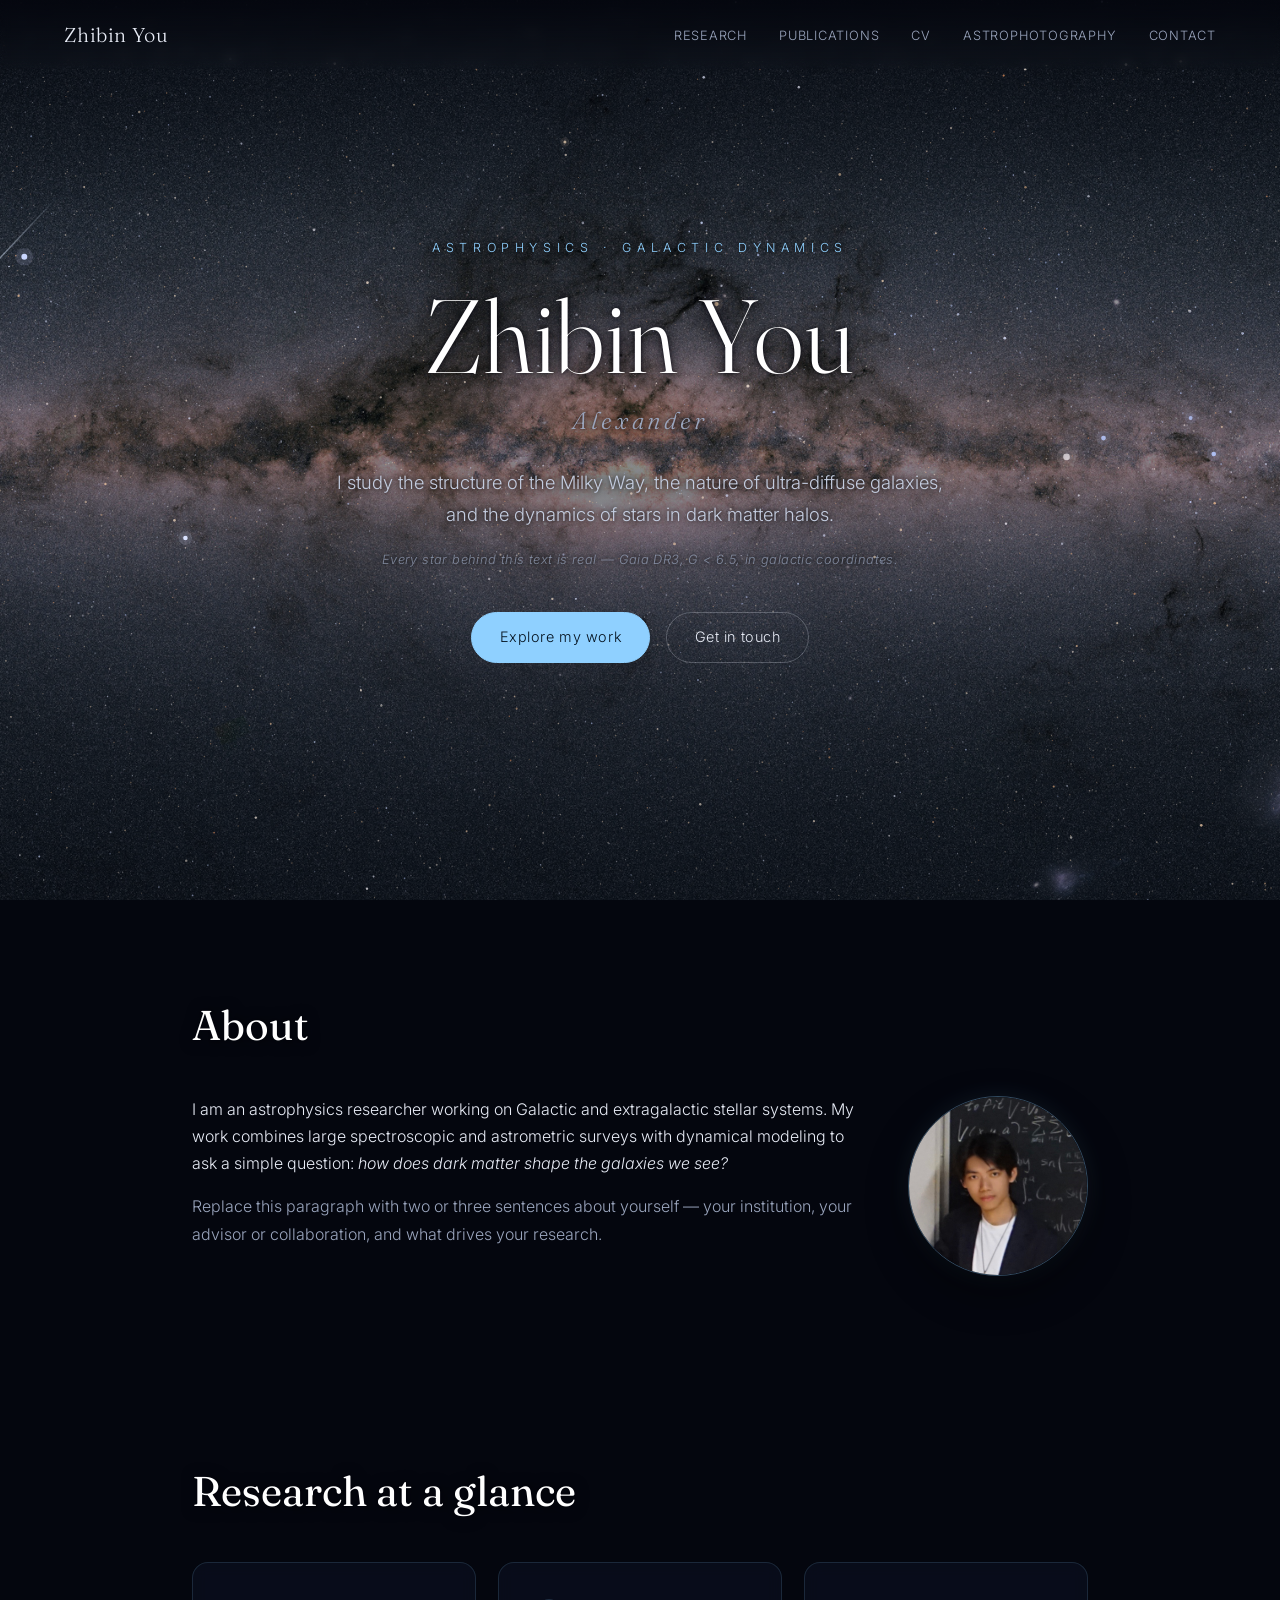
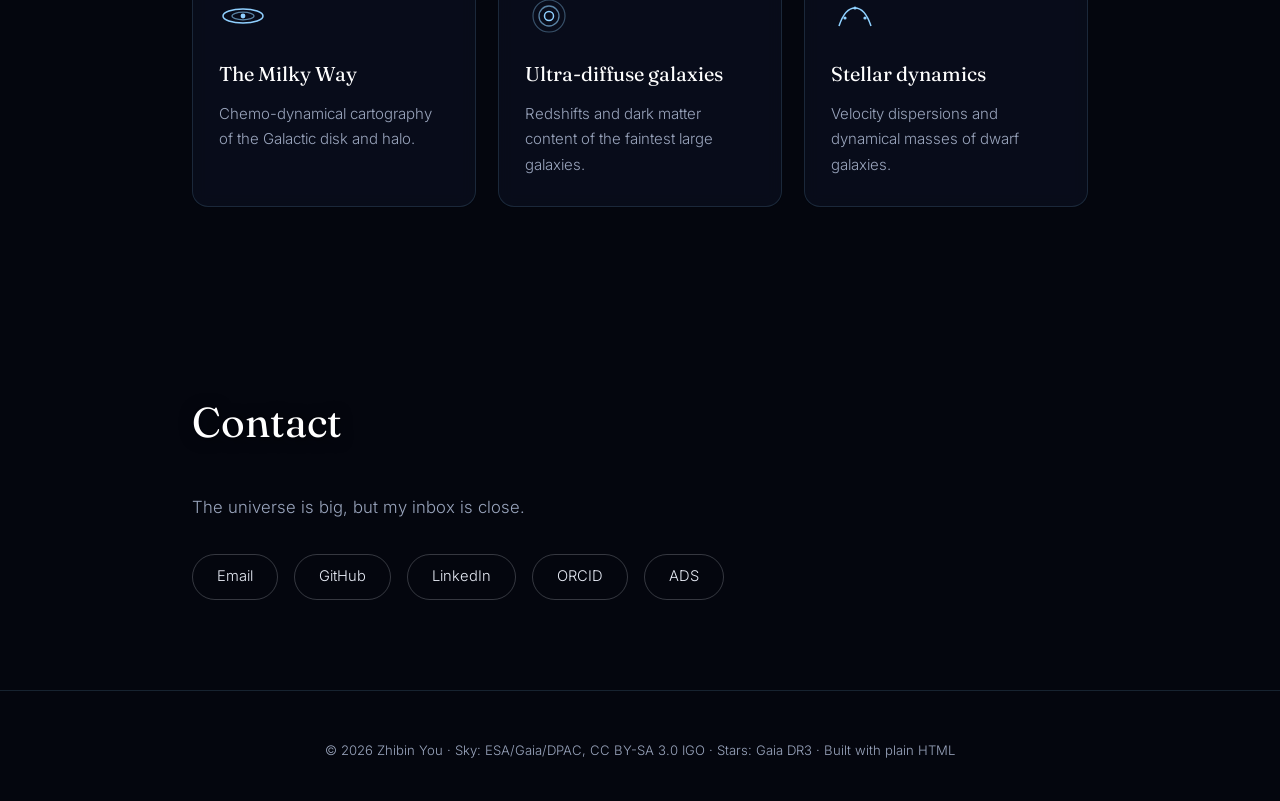
<file: index.html>
<!DOCTYPE html>
<html lang="en">
<head>
<meta charset="UTF-8">
<meta name="viewport" content="width=device-width, initial-scale=1.0">
<title>Zhibin You — Astrophysics</title>
<link rel="preconnect" href="https://fonts.googleapis.com">
<link rel="preconnect" href="https://fonts.gstatic.com" crossorigin>
<link href="https://fonts.googleapis.com/css2?family=Fraunces:opsz,wght@9..144,300;9..144,400;9..144,600&family=Inter:wght@300;400;500;600&display=swap" rel="stylesheet">
<link rel="stylesheet" href="style.css?v=2">
</head>
<body>
<canvas id="sky"></canvas>

<nav>
  <a class="brand" href="index.html">Zhibin You</a>
  <div class="links">
    <a href="research.html">Research</a>
    <a href="publications.html">Publications</a>
    <a href="cv.html">CV</a>
    <a href="astrophotography.html">Astrophotography</a>
    <a href="#contact">Contact</a>
  </div>
</nav>

<header id="top" class="hero">
  <p class="pre">ASTROPHYSICS · GALACTIC DYNAMICS</p>
  <h1>Zhibin You</h1>
  <p class="aka">Alexander</p>
  <p class="tagline">I study the structure of the Milky Way, the nature of ultra-diffuse galaxies,<br>and the dynamics of stars in dark matter halos.</p>
  <p class="sky-note">Every star behind this text is real — Gaia DR3, G &lt; 6.5, in galactic coordinates.</p>
  <div class="hero-actions">
    <a class="btn primary" href="research.html">Explore my work</a>
    <a class="btn ghost" href="#contact">Get in touch</a>
  </div>
</header>

<main>
  <section id="about" class="reveal">
    <h2>About</h2>
    <div class="about-grid">
      <div>
        <p>I am an astrophysics researcher working on Galactic and extragalactic stellar systems. My work combines large spectroscopic and astrometric surveys with dynamical modeling to ask a simple question: <em>how does dark matter shape the galaxies we see?</em></p>
        <p>Replace this paragraph with two or three sentences about yourself — your institution, your advisor or collaboration, and what drives your research.</p>
      </div>
      <div class="portrait">
        <img src="assets/profile.jpg" alt="Portrait of Zhibin You">
      </div>
    </div>
  </section>

  <section id="highlights" class="reveal">
    <h2>Research at a glance</h2>
    <div class="cards">
      <a class="card" href="research.html#milkyway">
        <div class="glyph">
          <svg viewBox="0 0 48 48" fill="none"><ellipse cx="24" cy="24" rx="20" ry="7" stroke="currentColor" stroke-width="1.5"/><ellipse cx="24" cy="24" rx="11" ry="3.8" stroke="currentColor" stroke-width="1.2" opacity=".6"/><circle cx="24" cy="24" r="2.4" fill="currentColor"/></svg>
        </div>
        <h3>The Milky Way</h3>
        <p>Chemo-dynamical cartography of the Galactic disk and halo.</p>
      </a>
      <a class="card" href="research.html#udg">
        <div class="glyph">
          <svg viewBox="0 0 48 48" fill="none"><circle cx="24" cy="24" r="16" stroke="currentColor" stroke-width="1.2" opacity=".35"/><circle cx="24" cy="24" r="10" stroke="currentColor" stroke-width="1.3" opacity=".6"/><circle cx="24" cy="24" r="4.5" stroke="currentColor" stroke-width="1.5"/></svg>
        </div>
        <h3>Ultra-diffuse galaxies</h3>
        <p>Redshifts and dark matter content of the faintest large galaxies.</p>
      </a>
      <a class="card" href="research.html#dynamics">
        <div class="glyph">
          <svg viewBox="0 0 48 48" fill="none"><path d="M8 34 C16 10, 32 10, 40 34" stroke="currentColor" stroke-width="1.5"/><circle cx="14" cy="26" r="1.6" fill="currentColor"/><circle cx="24" cy="16" r="1.6" fill="currentColor"/><circle cx="34" cy="26" r="1.6" fill="currentColor"/></svg>
        </div>
        <h3>Stellar dynamics</h3>
        <p>Velocity dispersions and dynamical masses of dwarf galaxies.</p>
      </a>
    </div>
  </section>

  <section id="contact" class="reveal">
    <h2>Contact</h2>
    <p class="contact-line">The universe is big, but my inbox is close.</p>
    <div class="contact-links">
      <a href="mailto:zyou6@alumni.jh.edu">Email</a>
      <a href="https://github.com/Astroceanman">GitHub</a>
      <a href="https://www.linkedin.com/in/zhibin-you-b2b769414/">LinkedIn</a>
      <a href="https://orcid.org/0000-0000-0000-0000">ORCID</a>
      <a href="https://ui.adsabs.harvard.edu/">ADS</a>
    </div>
  </section>
</main>

<footer>
  <p>© 2026 Zhibin You · Sky: ESA/Gaia/DPAC, CC BY-SA 3.0 IGO · Stars: Gaia DR3 · Built with plain HTML</p>
</footer>

<script src="gaia_stars.js"></script>
<script src="stars.js"></script>
</body>
</html>
</file>
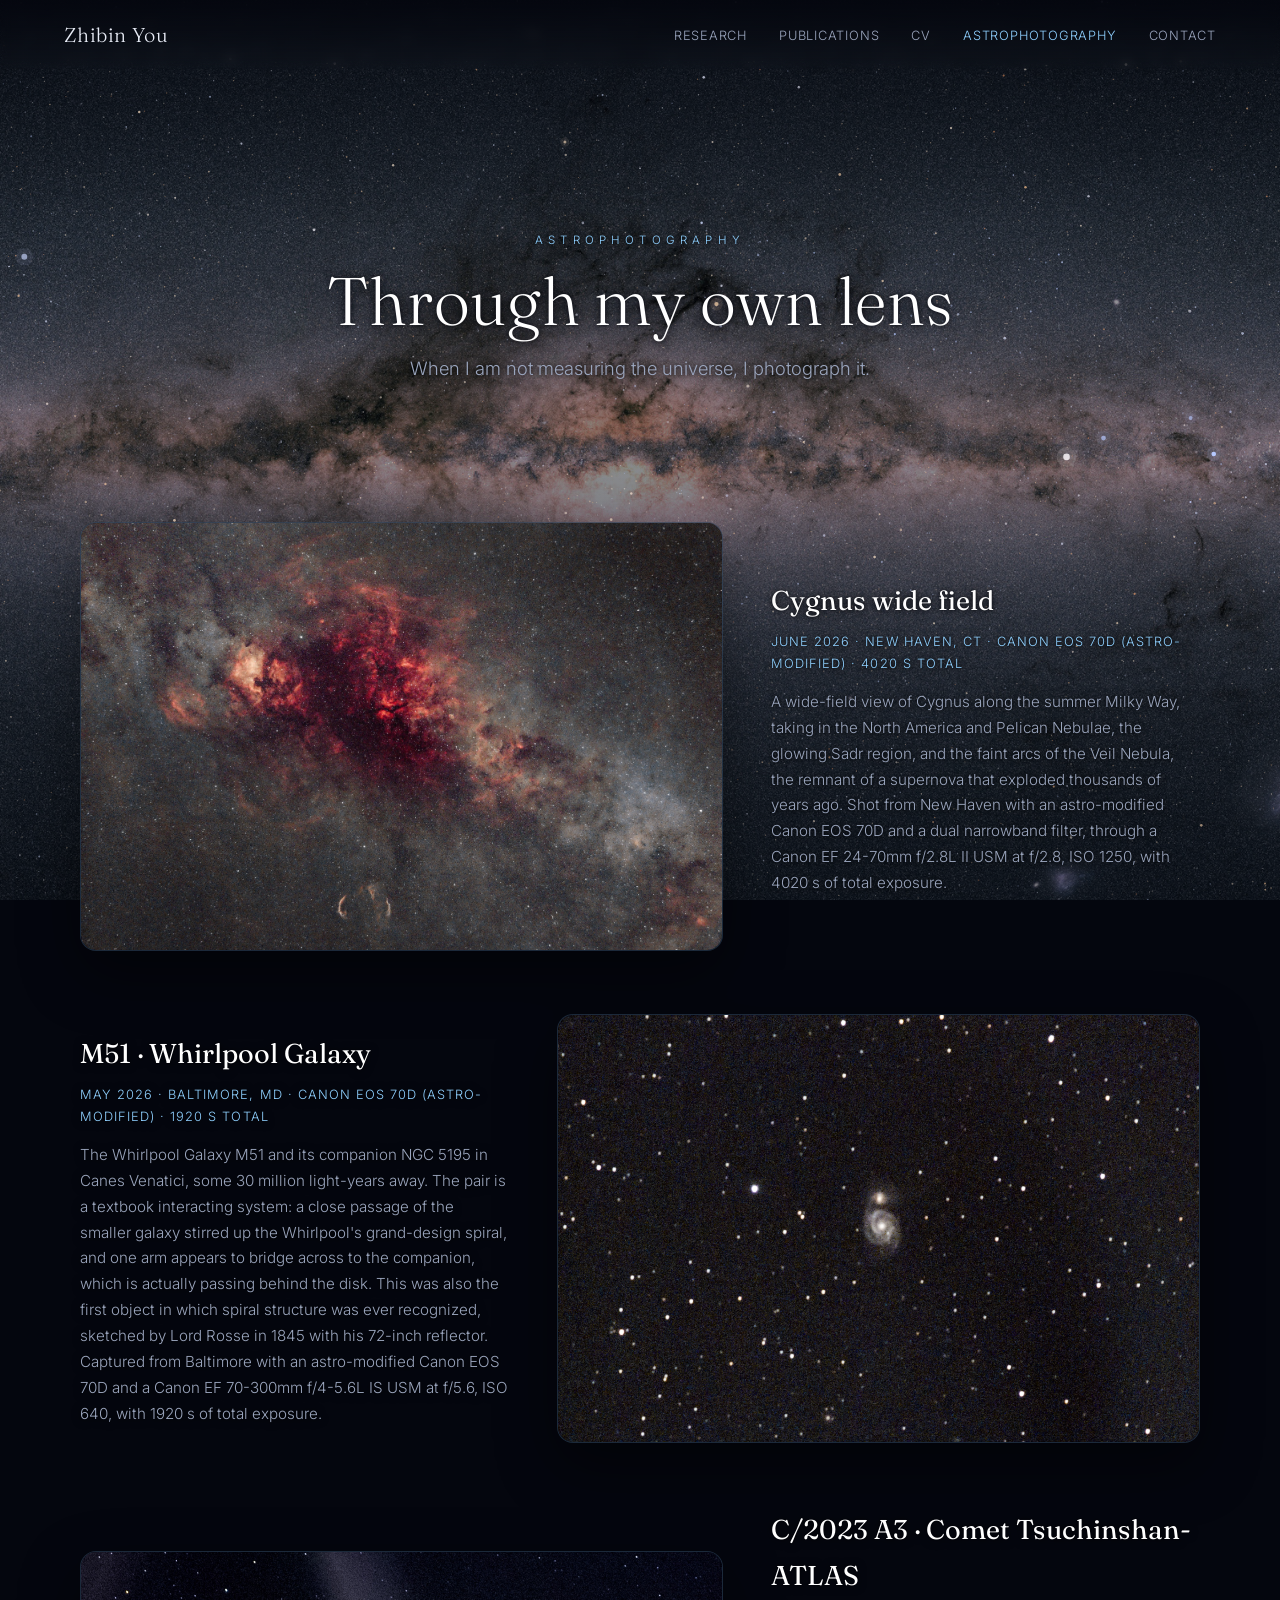
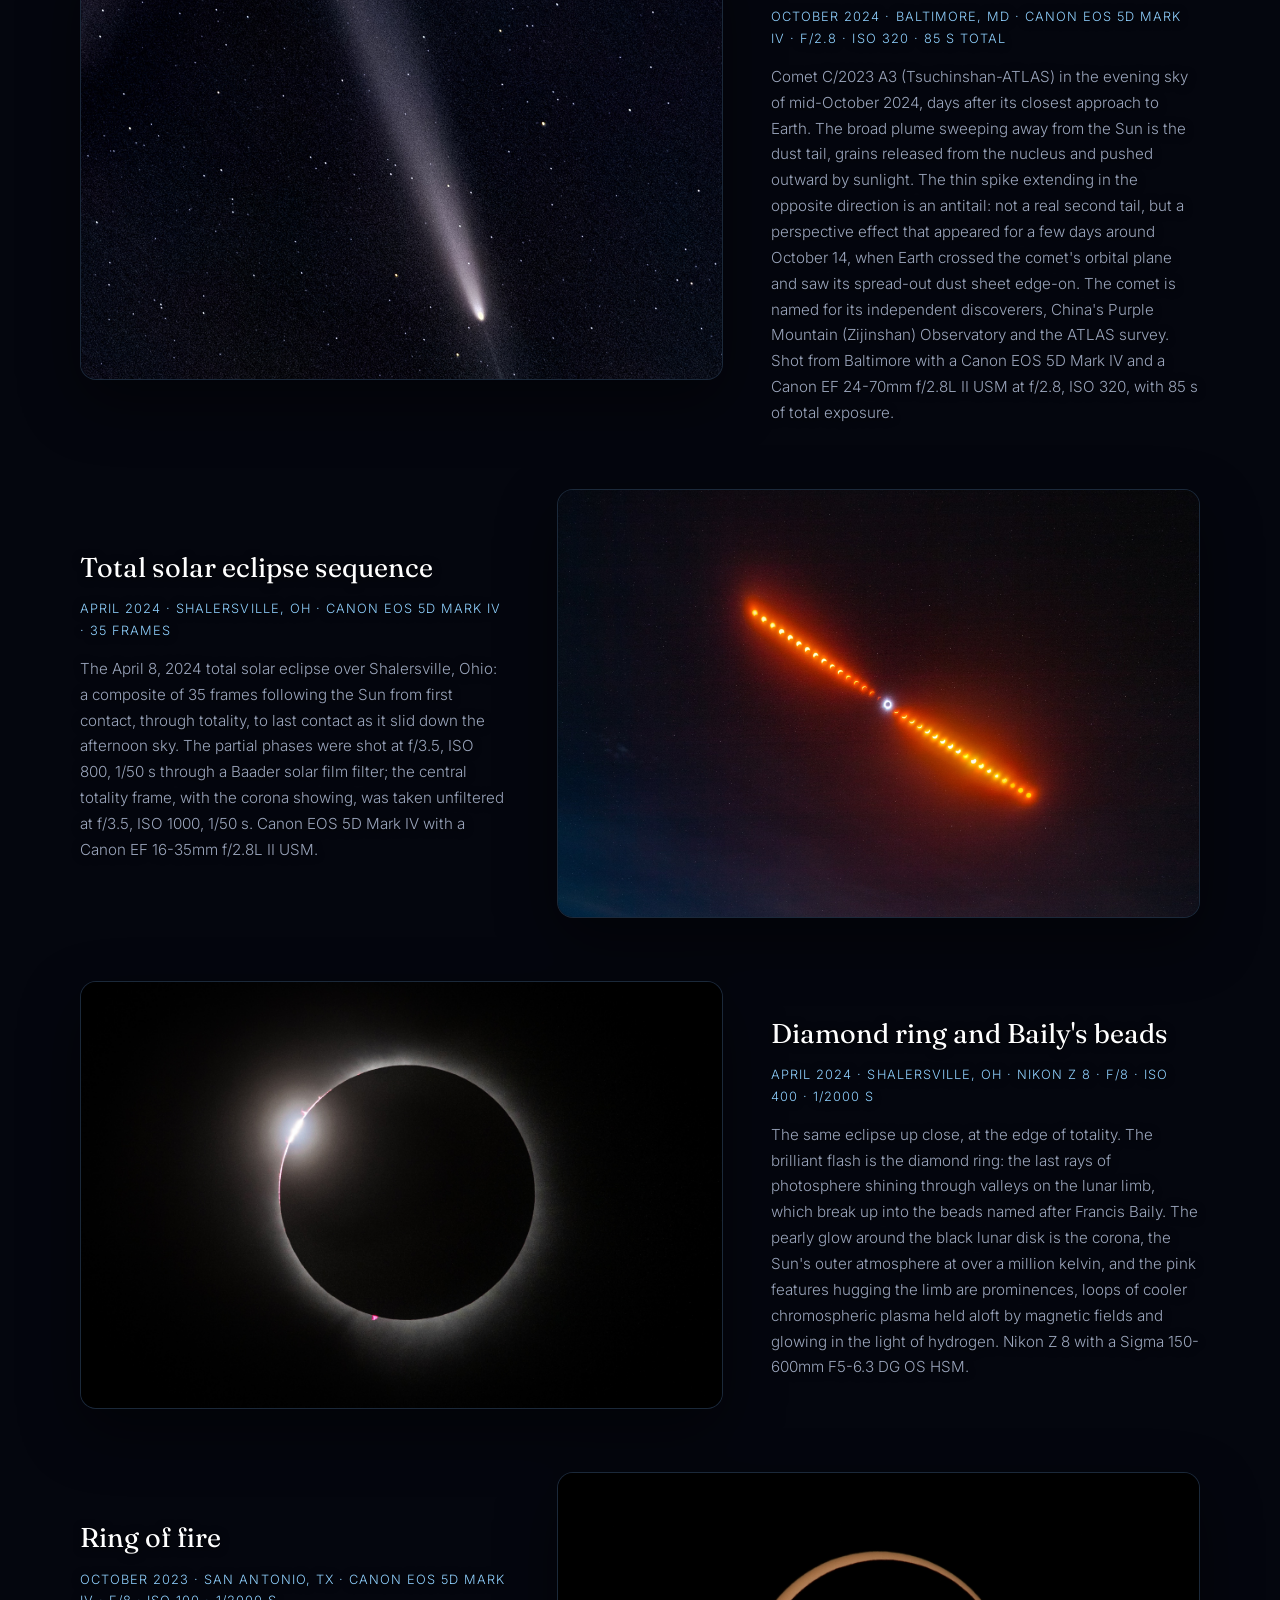
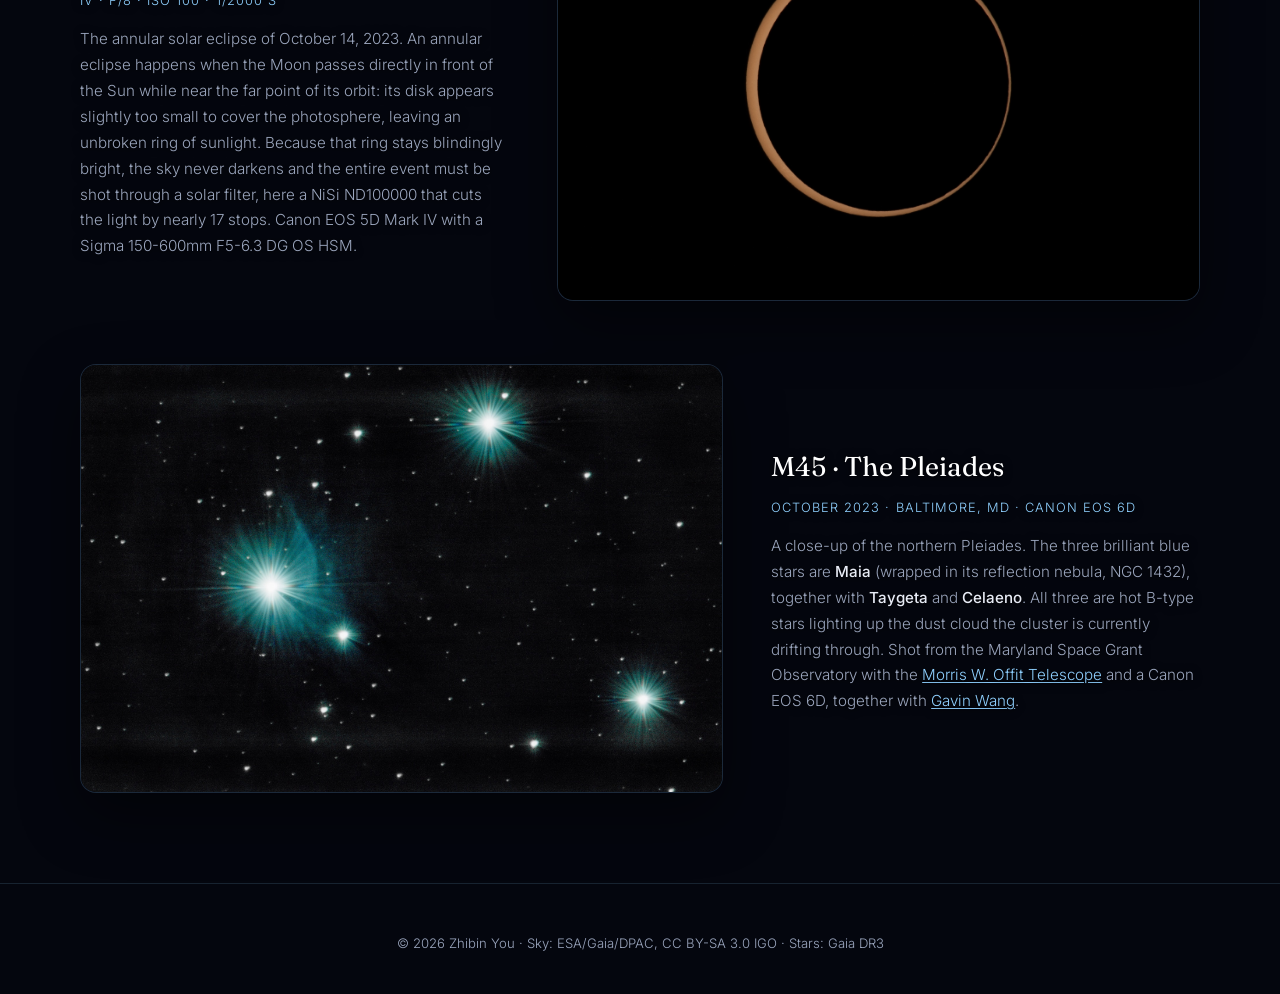
<file: astrophotography.html>
<!DOCTYPE html>
<html lang="en">
<head>
<meta charset="UTF-8">
<meta name="viewport" content="width=device-width, initial-scale=1.0">
<title>Astrophotography — Zhibin You</title>
<link rel="preconnect" href="https://fonts.googleapis.com">
<link rel="preconnect" href="https://fonts.gstatic.com" crossorigin>
<link href="https://fonts.googleapis.com/css2?family=Fraunces:opsz,wght@9..144,300;9..144,400;9..144,600&family=Inter:wght@300;400;500;600&display=swap" rel="stylesheet">
<link rel="stylesheet" href="style.css">
</head>
<body>
<canvas id="sky"></canvas>

<nav>
  <a class="brand" href="index.html">Zhibin You</a>
  <div class="links">
    <a href="research.html">Research</a>
    <a href="publications.html">Publications</a>
    <a href="cv.html">CV</a>
    <a href="astrophotography.html" class="active">Astrophotography</a>
    <a href="index.html#contact">Contact</a>
  </div>
</nav>

<header class="page-head">
  <p class="pre">ASTROPHOTOGRAPHY</p>
  <h1>Through my own lens</h1>
  <p class="tagline">When I am not measuring the universe, I photograph it.</p>
</header>

<main>
  <section class="reveal wide">
    <div id="gallery" class="gallery"></div>
  </section>
</main>

<div id="lightbox">
  <button id="lb-close">×</button>
  <div id="lb-frame">
    <img alt="">
  </div>
  <p id="lb-caption"></p>
</div>

<footer>
  <p>© 2026 Zhibin You · Sky: ESA/Gaia/DPAC, CC BY-SA 3.0 IGO · Stars: Gaia DR3</p>
</footer>

<script src="gaia_stars.js"></script>
<script src="stars.js"></script>
<script src="photos.js"></script>
</body>
</html>
</file>
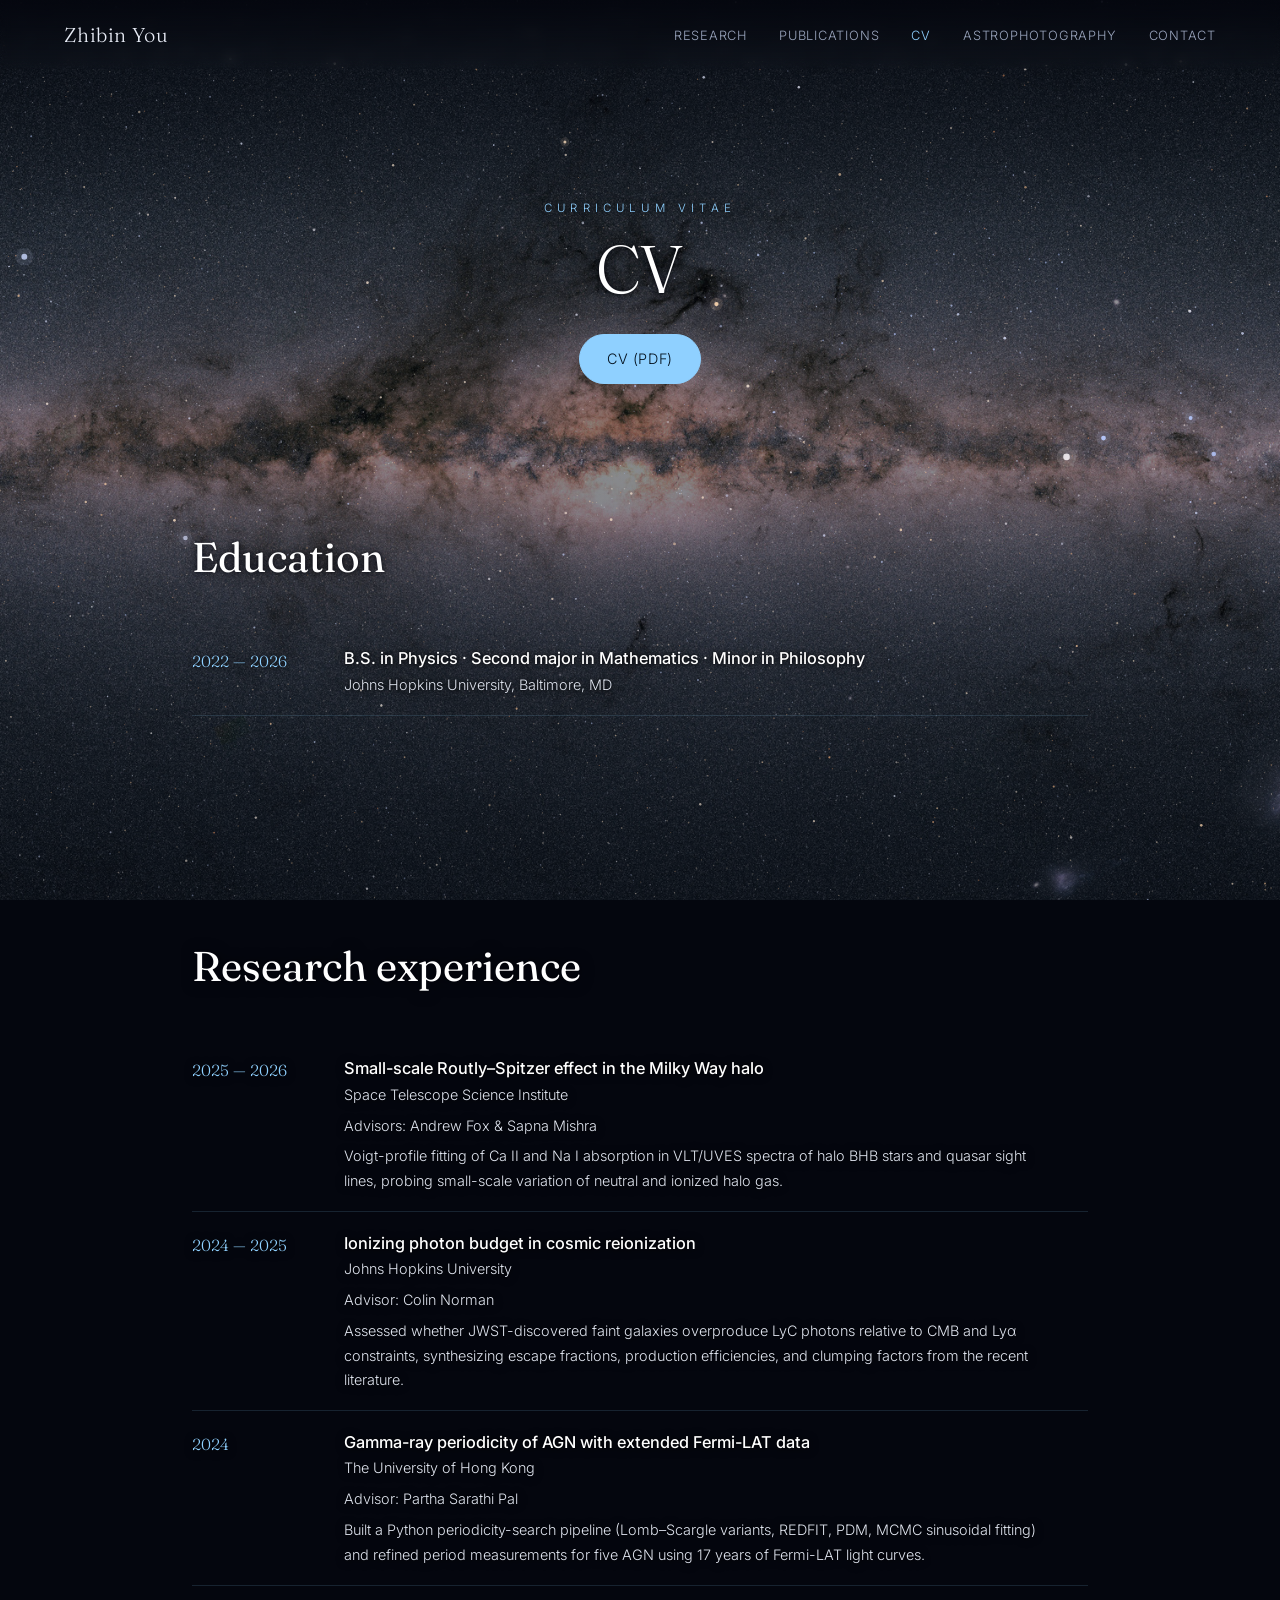
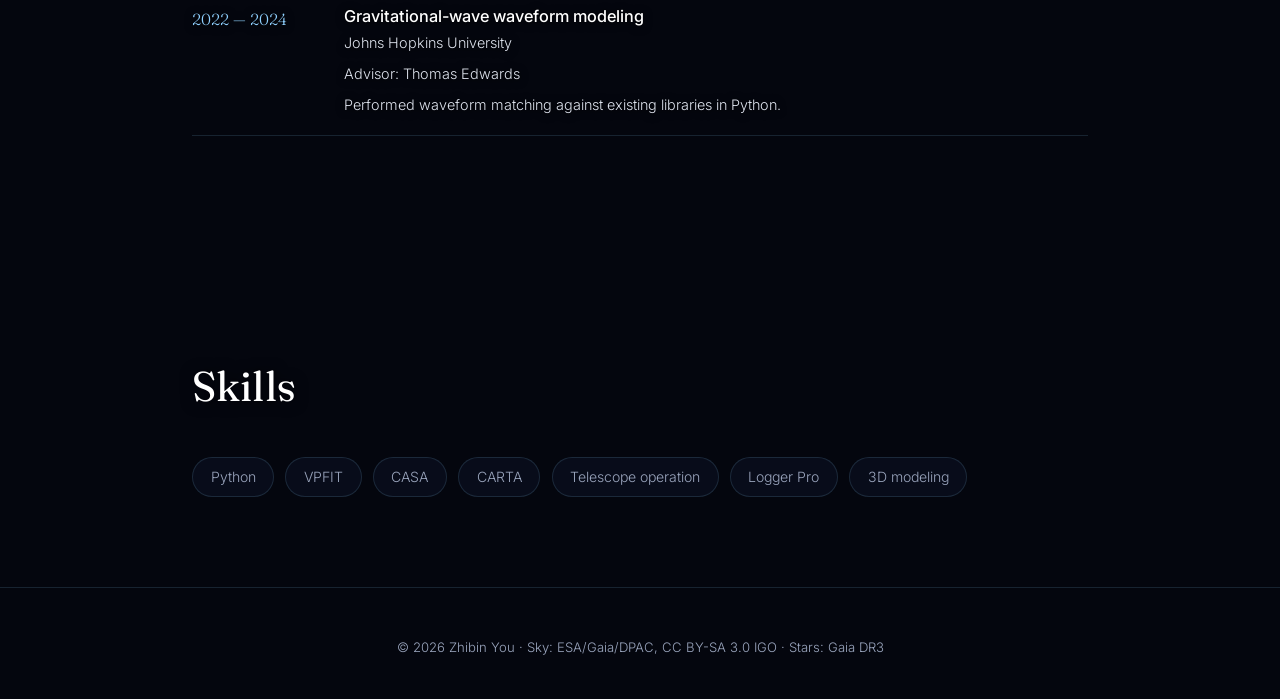
<file: cv.html>
<!DOCTYPE html>
<html lang="en">
<head>
<meta charset="UTF-8">
<meta name="viewport" content="width=device-width, initial-scale=1.0">
<title>CV — Zhibin You</title>
<link rel="preconnect" href="https://fonts.googleapis.com">
<link rel="preconnect" href="https://fonts.gstatic.com" crossorigin>
<link href="https://fonts.googleapis.com/css2?family=Fraunces:opsz,wght@9..144,300;9..144,400;9..144,600&family=Inter:wght@300;400;500;600&display=swap" rel="stylesheet">
<link rel="stylesheet" href="style.css">
</head>
<body>
<canvas id="sky"></canvas>

<nav>
  <a class="brand" href="index.html">Zhibin You</a>
  <div class="links">
    <a href="research.html">Research</a>
    <a href="publications.html">Publications</a>
    <a href="cv.html" class="active">CV</a>
    <a href="astrophotography.html">Astrophotography</a>
    <a href="index.html#contact">Contact</a>
  </div>
</nav>

<header class="page-head">
  <p class="pre">CURRICULUM VITAE</p>
  <h1>CV</h1>
  <div class="hero-actions"><a class="btn primary" href="#">CV (PDF)</a></div>
</header>

<main>
  <section class="reveal">
    <h2>Education</h2>
    <ul class="timeline">
      <li>
        <span class="year">2022 — 2026</span>
        <div>
          <h3>B.S. in Physics · Second major in Mathematics · Minor in Philosophy</h3>
          <p>Johns Hopkins University, Baltimore, MD</p>
        </div>
      </li>
    </ul>
  </section>

  <section class="reveal">
    <h2>Research experience</h2>
    <ul class="timeline">
      <li>
        <span class="year">2025 — 2026</span>
        <div>
          <h3>Small-scale Routly–Spitzer effect in the Milky Way halo</h3>
          <p>Space Telescope Science Institute</p>
          <p>Advisors: Andrew Fox &amp; Sapna Mishra</p>
          <p>Voigt-profile fitting of Ca II and Na I absorption in VLT/UVES spectra of halo BHB stars and quasar sight lines, probing small-scale variation of neutral and ionized halo gas.</p>
        </div>
      </li>
      <li>
        <span class="year">2024 — 2025</span>
        <div>
          <h3>Ionizing photon budget in cosmic reionization</h3>
          <p>Johns Hopkins University</p>
          <p>Advisor: Colin Norman</p>
          <p>Assessed whether JWST-discovered faint galaxies overproduce LyC photons relative to CMB and Lyα constraints, synthesizing escape fractions, production efficiencies, and clumping factors from the recent literature.</p>
        </div>
      </li>
      <li>
        <span class="year">2024</span>
        <div>
          <h3>Gamma-ray periodicity of AGN with extended Fermi-LAT data</h3>
          <p>The University of Hong Kong</p>
          <p>Advisor: Partha Sarathi Pal</p>
          <p>Built a Python periodicity-search pipeline (Lomb–Scargle variants, REDFIT, PDM, MCMC sinusoidal fitting) and refined period measurements for five AGN using 17 years of Fermi-LAT light curves.</p>
        </div>
      </li>
      <li>
        <span class="year">2022 — 2024</span>
        <div>
          <h3>Gravitational-wave waveform modeling</h3>
          <p>Johns Hopkins University</p>
          <p>Advisor: Thomas Edwards</p>
          <p>Performed waveform matching against existing libraries in Python.</p>
        </div>
      </li>
    </ul>
  </section>

  <section class="reveal">
    <h2>Skills</h2>
    <div class="chips">
      <span>Python</span><span>VPFIT</span><span>CASA</span><span>CARTA</span><span>Telescope operation</span><span>Logger Pro</span><span>3D modeling</span>
    </div>
  </section>
</main>

<footer>
  <p>© 2026 Zhibin You · Sky: ESA/Gaia/DPAC, CC BY-SA 3.0 IGO · Stars: Gaia DR3</p>
</footer>

<script src="gaia_stars.js"></script>
<script src="stars.js"></script>
</body>
</html>
</file>
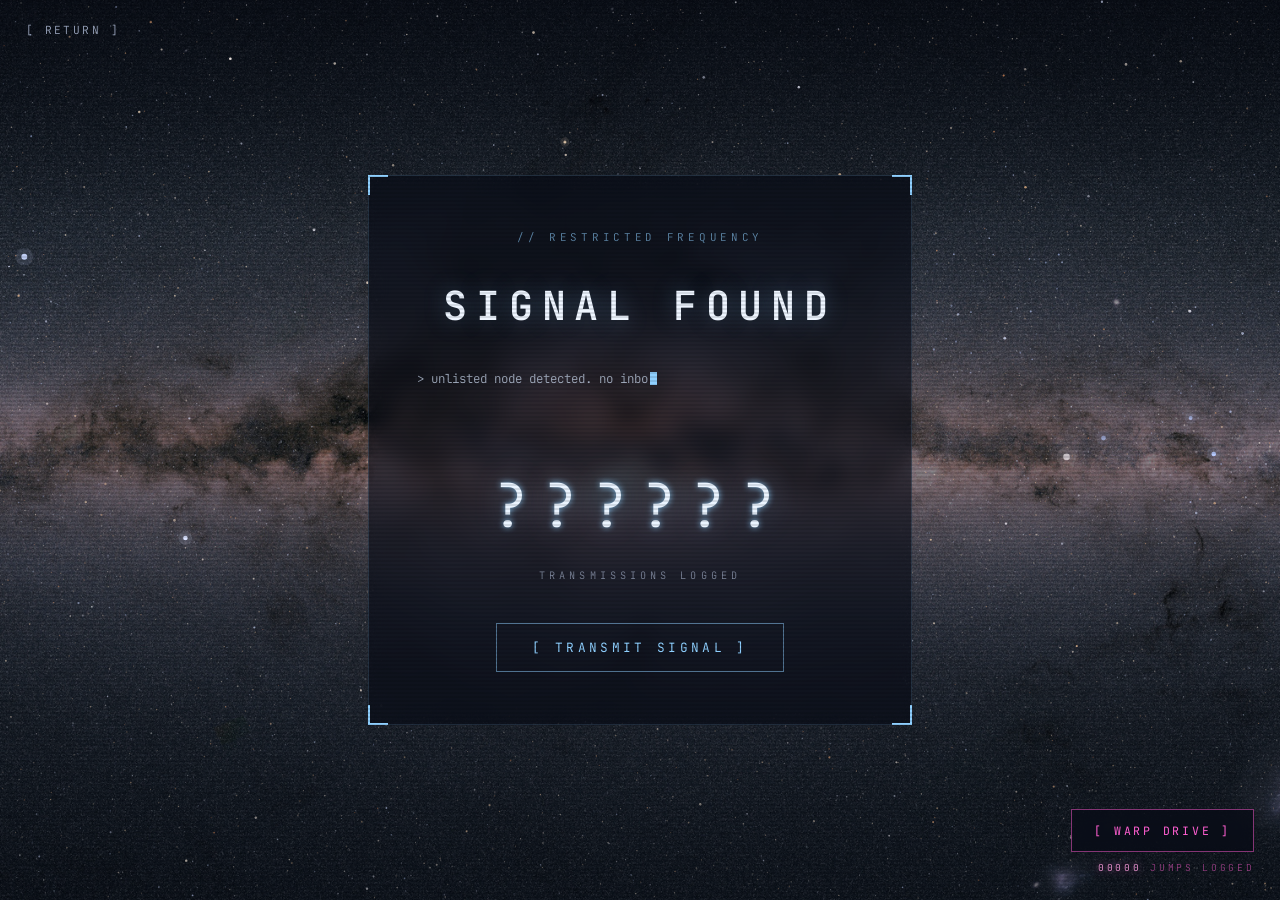
<file: egg.html>
<!DOCTYPE html>
<html lang="en">
<head>
<meta charset="UTF-8">
<meta name="viewport" content="width=device-width, initial-scale=1.0">
<meta name="robots" content="noindex">
<title>signal://found</title>
<link rel="preconnect" href="https://fonts.googleapis.com">
<link rel="preconnect" href="https://fonts.gstatic.com" crossorigin>
<link href="https://fonts.googleapis.com/css2?family=JetBrains+Mono:wght@300;400;600&display=swap" rel="stylesheet">
<link rel="stylesheet" href="style.css">
<style>
.hud {
  position: relative;
  z-index: 1;
  min-height: 100vh;
  display: flex;
  justify-content: center;
  align-items: center;
  padding: 2rem 1.2rem;
  font-family: "JetBrains Mono", ui-monospace, monospace;
}

.hud::after {
  content: "";
  position: fixed;
  inset: 0;
  z-index: 3;
  pointer-events: none;
  background: repeating-linear-gradient(0deg, transparent 0 2px, rgba(2, 4, 10, 0.22) 2px 4px);
  opacity: 0.5;
}

.panel {
  position: relative;
  max-width: 34rem;
  width: 100%;
  padding: clamp(2rem, 5vw, 3.2rem) clamp(1.6rem, 5vw, 3rem);
  background: rgba(5, 9, 20, 0.62);
  border: 1px solid rgba(143, 208, 255, 0.16);
  backdrop-filter: blur(10px);
  text-align: center;
}

.panel i {
  position: absolute;
  width: 20px;
  height: 20px;
  border: 0 solid var(--accent);
}

.panel i.c1 { top: -1px; left: -1px; border-top-width: 2px; border-left-width: 2px; }
.panel i.c2 { top: -1px; right: -1px; border-top-width: 2px; border-right-width: 2px; }
.panel i.c3 { bottom: -1px; left: -1px; border-bottom-width: 2px; border-left-width: 2px; }
.panel i.c4 { bottom: -1px; right: -1px; border-bottom-width: 2px; border-right-width: 2px; }

.freq {
  font-size: 0.68rem;
  letter-spacing: 0.34em;
  color: rgba(143, 208, 255, 0.65);
  margin-bottom: 1.6rem;
}

.hud-title {
  font-weight: 600;
  font-size: clamp(1.6rem, 5.4vw, 2.5rem);
  letter-spacing: 0.22em;
  color: #eef5ff;
  text-shadow: 0 0 22px rgba(143, 208, 255, 0.35);
}

.warpout {
  position: fixed;
  inset: 0;
  z-index: 50;
  background: #dff1ff;
  opacity: 0;
  pointer-events: none;
  animation: warpflash 0.95s ease-in forwards;
}

@keyframes warpflash {
  0% { opacity: 0; }
  65% { opacity: 0.85; }
  100% { opacity: 1; }
}

.term {
  margin: 1.7rem auto 0;
  min-height: 4.2em;
  max-width: 28rem;
  text-align: left;
  font-size: 0.78rem;
  line-height: 1.9;
  color: rgba(210, 224, 245, 0.75);
  white-space: pre-wrap;
}

.term .cursor {
  display: inline-block;
  width: 0.55em;
  height: 1em;
  margin-left: 2px;
  vertical-align: -0.15em;
  background: var(--accent);
  animation: blink 1s steps(1) infinite;
}

@keyframes blink { 50% { opacity: 0; } }

.readout { margin-top: 2.2rem; }

.digits {
  display: block;
  font-size: clamp(2.4rem, 8vw, 3.8rem);
  font-weight: 300;
  letter-spacing: 0.22em;
  color: #eaf4ff;
  text-shadow: 0 0 6px rgba(143, 208, 255, 0.9), 0 0 30px rgba(143, 208, 255, 0.45);
}

.readout .sub {
  display: block;
  margin-top: 0.6rem;
  font-size: 0.64rem;
  letter-spacing: 0.4em;
  color: rgba(154, 165, 189, 0.8);
}

.tx {
  margin-top: 2.4rem;
  font-family: inherit;
  font-size: 0.8rem;
  letter-spacing: 0.26em;
  padding: 0.95rem 2.2rem;
  color: var(--accent);
  background: transparent;
  border: 1px solid rgba(143, 208, 255, 0.5);
  cursor: pointer;
  transition: all 0.3s;
}

.tx:hover {
  background: var(--accent);
  color: #04121f;
  box-shadow: 0 0 34px rgba(143, 208, 255, 0.5);
}

.tx.sent { border-style: dashed; border-color: rgba(143, 208, 255, 0.35); color: rgba(143, 208, 255, 0.75); }

.egg-back {
  position: fixed;
  top: 1.3rem;
  left: 1.6rem;
  z-index: 10;
  font-family: "JetBrains Mono", ui-monospace, monospace;
  font-size: 0.7rem;
  letter-spacing: 0.22em;
  color: var(--ink-dim);
  text-decoration: none;
  transition: color 0.25s;
}

.egg-back:hover { color: var(--accent); }

.storm-wrap {
  position: fixed;
  right: 1.6rem;
  bottom: 1.5rem;
  z-index: 10;
  display: flex;
  flex-direction: column;
  align-items: flex-end;
  gap: 0.5rem;
  font-family: "JetBrains Mono", ui-monospace, monospace;
}

.combo {
  font-size: 0.95rem;
  font-weight: 600;
  letter-spacing: 0.14em;
  color: #62e8ff;
  text-shadow: 0 0 12px rgba(98, 232, 255, 0.8);
  opacity: 0;
  transition: opacity 0.4s;
  pointer-events: none;
}

.combo.on { opacity: 1; }

.storm {
  position: relative;
  font-family: inherit;
  font-size: 0.72rem;
  letter-spacing: 0.24em;
  padding: 0.8rem 1.4rem;
  color: #ff5fd2;
  background: rgba(5, 9, 20, 0.6);
  border: 1px solid rgba(255, 95, 210, 0.5);
  cursor: pointer;
  backdrop-filter: blur(8px);
  transition: color 0.2s, border-color 0.2s, box-shadow 0.2s;
  user-select: none;
  -webkit-user-select: none;
  touch-action: manipulation;
}

.storm:hover { box-shadow: 0 0 26px rgba(255, 95, 210, 0.4); }

.storm:active { color: #fff; border-color: #ff5fd2; }

.storm-count {
  font-size: 0.6rem;
  letter-spacing: 0.28em;
  color: rgba(255, 95, 210, 0.55);
}

.storm-count #scount {
  color: rgba(255, 160, 225, 0.95);
  text-shadow: 0 0 10px rgba(255, 95, 210, 0.6);
}

.ring {
  position: absolute;
  left: 50%;
  top: 50%;
  width: 10px;
  height: 10px;
  border: 1.5px solid rgba(255, 95, 210, 0.9);
  border-radius: 50%;
  transform: translate(-50%, -50%);
  pointer-events: none;
  animation: ringout 0.55s ease-out forwards;
}

@keyframes ringout {
  to { width: 160px; height: 160px; opacity: 0; }
}
</style>
</head>
<body>
<canvas id="sky"></canvas>

<a class="egg-back" href="astrophotography.html">[ RETURN ]</a>

<div class="storm-wrap">
  <span class="combo" id="combo"></span>
  <button class="storm" id="storm">[ WARP DRIVE ]</button>
  <span class="storm-count"><span id="scount">&#8212;&#8212;&#8212;&#8212;&#8212;</span> JUMPS LOGGED</span>
</div>

<main class="hud">
  <div class="panel">
    <i class="c1"></i><i class="c2"></i><i class="c3"></i><i class="c4"></i>
    <p class="freq">// RESTRICTED FREQUENCY</p>
    <h1 class="hud-title">SIGNAL FOUND</h1>
    <p class="term" id="term"></p>
    <div class="readout">
      <span class="digits" id="digits">&#8212;&#8212;&#8212;&#8212;&#8212;&#8212;</span>
      <span class="sub">TRANSMISSIONS LOGGED</span>
    </div>
    <button class="tx" id="like">[ TRANSMIT SIGNAL ]</button>
  </div>
</main>

<script src="gaia_stars.js"></script>
<script src="stars.js"></script>
<script>
const NS = "astroceanman-site", KEY = "egg-likes";
const digits = document.getElementById("digits");
const btn = document.getElementById("like");
const term = document.getElementById("term");

const LINES = [
  "> unlisted node detected. no inbound links.",
  "> decrypting carrier wave... origin: deep field, unresolved.",
  "> access granted. welcome, traveler."
];

let li = 0, ci = 0, out = "";
function type() {
  if (li >= LINES.length) { term.innerHTML = out.replace(/\n/g, "<br>"); return; }
  out += LINES[li][ci];
  term.innerHTML = out.replace(/\n/g, "<br>") + '<span class="cursor"></span>';
  ci++;
  if (ci >= LINES[li].length) { li++; ci = 0; out += "\n"; setTimeout(type, 420); }
  else setTimeout(type, 18 + Math.random() * 30);
}
type();

function pad(n) { return String(Math.max(0, n)).padStart(6, "0"); }

function roll(to) {
  const t0 = performance.now(), dur = 900;
  function step(t) {
    const k = Math.min(1, (t - t0) / dur);
    digits.textContent = pad(Math.round(to * (1 - Math.pow(1 - k, 3))));
    if (k < 1) requestAnimationFrame(step);
  }
  requestAnimationFrame(step);
}

fetch(`https://abacus.jasoncameron.dev/get/${NS}/${KEY}`)
  .then(r => r.ok ? r.json() : { value: 0 })
  .then(d => roll(Number.isFinite(d.value) ? d.value : 0))
  .catch(() => { digits.textContent = "??????"; });

if (localStorage.getItem("egg-liked")) {
  btn.classList.add("sent");
  btn.textContent = "[ SIGNAL LOGGED ]";
}

let AC = null;
function audioCtx() {
  if (!AC) AC = new (window.AudioContext || window.webkitAudioContext)();
  if (AC.state === "suspended") AC.resume();
  return AC;
}

function noiseBuf(ac) {
  const b = ac.createBuffer(1, ac.sampleRate * 0.2, ac.sampleRate);
  const d = b.getChannelData(0);
  for (let i = 0; i < d.length; i++) d[i] = Math.random() * 2 - 1;
  return b;
}

function stormFx(combo) {
  const ac = audioCtx(), t = ac.currentTime;
  const f0 = 700 * Math.pow(1.05, Math.min(24, combo));
  const o = ac.createOscillator(), g = ac.createGain();
  o.type = "sawtooth";
  o.frequency.setValueAtTime(f0, t);
  o.frequency.exponentialRampToValueAtTime(110, t + 0.22);
  g.gain.setValueAtTime(0.11, t);
  g.gain.exponentialRampToValueAtTime(0.001, t + 0.24);
  o.connect(g).connect(ac.destination);
  o.start(t); o.stop(t + 0.25);
  const n = ac.createBufferSource(), ng = ac.createGain(), bp = ac.createBiquadFilter();
  n.buffer = noiseBuf(ac);
  bp.type = "bandpass";
  bp.frequency.value = 1800 + combo * 60;
  ng.gain.setValueAtTime(0.07, t);
  ng.gain.exponentialRampToValueAtTime(0.001, t + 0.16);
  n.connect(bp).connect(ng).connect(ac.destination);
  n.start(t);
}

function transmitFx() {
  const ac = audioCtx(), t = ac.currentTime;
  const o = ac.createOscillator(), g = ac.createGain();
  o.type = "sine";
  o.frequency.setValueAtTime(420, t);
  o.frequency.exponentialRampToValueAtTime(1260, t + 0.32);
  g.gain.setValueAtTime(0.09, t);
  g.gain.exponentialRampToValueAtTime(0.001, t + 0.38);
  o.connect(g).connect(ac.destination);
  o.start(t); o.stop(t + 0.4);
  const c = ac.createOscillator(), cg = ac.createGain();
  c.type = "sine";
  c.frequency.value = 1580;
  cg.gain.setValueAtTime(0.0001, t + 0.3);
  cg.gain.exponentialRampToValueAtTime(0.08, t + 0.34);
  cg.gain.exponentialRampToValueAtTime(0.001, t + 0.85);
  c.connect(cg).connect(ac.destination);
  c.start(t + 0.3); c.stop(t + 0.9);
}

btn.addEventListener("click", () => {
  transmitFx();
  for (let i = 0; i < 5; i++) setTimeout(() => window.spawnMeteor(), i * 130);
  if (localStorage.getItem("egg-liked")) return;
  localStorage.setItem("egg-liked", "1");
  btn.classList.add("sent");
  btn.textContent = "[ SIGNAL LOGGED ]";
  fetch(`https://abacus.jasoncameron.dev/hit/${NS}/${KEY}`)
    .then(r => r.json())
    .then(d => { if (Number.isFinite(d.value)) roll(d.value); })
    .catch(() => {});
});

const storm = document.getElementById("storm");
const comboEl = document.getElementById("combo");
const scount = document.getElementById("scount");
const SKEY = "egg-storm";
let combo = 0, comboTimer = null, stormTotal = 0, pendingHits = 0, flushing = false;

function renderStorm() {
  if (!Number.isFinite(stormTotal)) stormTotal = 0;
  scount.textContent = String(Math.max(0, stormTotal)).padStart(5, "0");
}

fetch(`https://abacus.jasoncameron.dev/get/${NS}/${SKEY}`)
  .then(r => r.ok ? r.json() : { value: 0 })
  .then(d => { if (Number.isFinite(d.value)) stormTotal = Math.max(stormTotal, d.value); renderStorm(); })
  .catch(() => { renderStorm(); });

function flushHits() {
  if (flushing || pendingHits < 1) return;
  flushing = true;
  pendingHits--;
  fetch(`https://abacus.jasoncameron.dev/hit/${NS}/${SKEY}`)
    .then(r => r.json())
    .then(d => { if (Number.isFinite(d.value)) stormTotal = Math.max(stormTotal, d.value); renderStorm(); })
    .catch(() => {})
    .finally(() => { flushing = false; if (pendingHits > 0) setTimeout(flushHits, 400); });
}

let warping = false;

function warpOut() {
  warping = true;
  for (let i = 0; i < 40; i++) setTimeout(() => window.spawnMeteor(), Math.random() * 650);
  try {
    const ac = audioCtx(), t = ac.currentTime;
    const o = ac.createOscillator(), g = ac.createGain();
    o.type = "sawtooth";
    o.frequency.setValueAtTime(120, t);
    o.frequency.exponentialRampToValueAtTime(1900, t + 0.8);
    g.gain.setValueAtTime(0.001, t);
    g.gain.exponentialRampToValueAtTime(0.14, t + 0.5);
    g.gain.exponentialRampToValueAtTime(0.001, t + 0.95);
    o.connect(g).connect(ac.destination);
    o.start(t); o.stop(t + 1);
  } catch (e) {}
  const w = document.createElement("div");
  w.className = "warpout";
  document.body.appendChild(w);
  setTimeout(() => { location.href = "void.html"; }, 950);
}

let lastClick = 0, fastStreak = 0;

storm.addEventListener("click", () => {
  if (warping) return;
  const now = performance.now();
  if (now - lastClick < 180) fastStreak++; else fastStreak = 0;
  lastClick = now;
  stormTotal++;
  renderStorm();
  pendingHits++;
  flushHits();
  if (combo >= 50 && fastStreak >= 5) { warpOut(); return; }
  combo++;
  clearTimeout(comboTimer);
  comboTimer = setTimeout(() => { combo = 0; comboEl.classList.remove("on"); }, 1200);
  comboEl.textContent = "COMBO ×" + combo;
  comboEl.classList.add("on");
  comboEl.animate([{ transform: "scale(1.35)" }, { transform: "scale(1)" }], { duration: 180, easing: "ease-out" });
  storm.animate([{ transform: "scale(0.92)" }, { transform: "scale(1)" }], { duration: 160, easing: "ease-out" });
  const ring = document.createElement("span");
  ring.className = "ring";
  storm.appendChild(ring);
  setTimeout(() => ring.remove(), 600);
  stormFx(combo);
  const n = 12 + Math.min(18, combo * 2);
  for (let i = 0; i < n; i++) setTimeout(() => window.spawnMeteor(), Math.random() * 220);
});
</script>
</body>
</html>
</file>
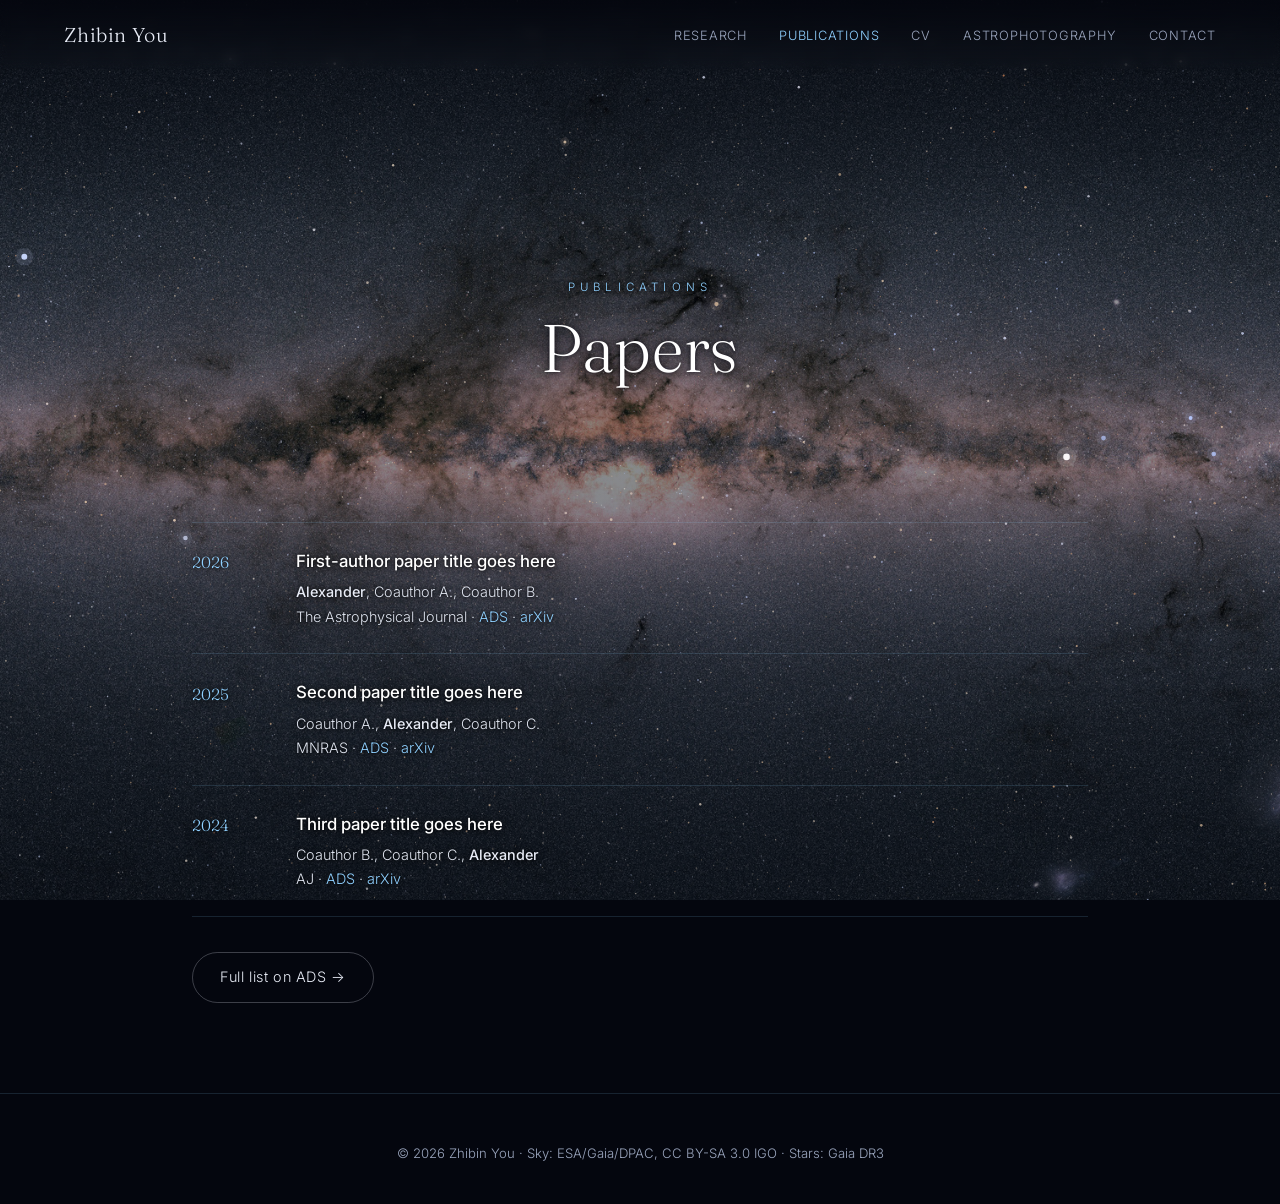
<file: publications.html>
<!DOCTYPE html>
<html lang="en">
<head>
<meta charset="UTF-8">
<meta name="viewport" content="width=device-width, initial-scale=1.0">
<title>Publications — Zhibin You</title>
<link rel="preconnect" href="https://fonts.googleapis.com">
<link rel="preconnect" href="https://fonts.gstatic.com" crossorigin>
<link href="https://fonts.googleapis.com/css2?family=Fraunces:opsz,wght@9..144,300;9..144,400;9..144,600&family=Inter:wght@300;400;500;600&display=swap" rel="stylesheet">
<link rel="stylesheet" href="style.css">
</head>
<body>
<canvas id="sky"></canvas>

<nav>
  <a class="brand" href="index.html">Zhibin You</a>
  <div class="links">
    <a href="research.html">Research</a>
    <a href="publications.html" class="active">Publications</a>
    <a href="cv.html">CV</a>
    <a href="astrophotography.html">Astrophotography</a>
    <a href="index.html#contact">Contact</a>
  </div>
</nav>

<header class="page-head">
  <p class="pre">PUBLICATIONS</p>
  <h1>Papers</h1>
</header>

<main>
  <section class="reveal">
    <ol class="pubs">
      <li>
        <span class="year">2026</span>
        <div>
          <h3>First-author paper title goes here</h3>
          <p><strong>Alexander</strong>, Coauthor A., Coauthor B.</p>
          <p class="venue">The Astrophysical Journal · <a href="#">ADS</a> · <a href="#">arXiv</a></p>
        </div>
      </li>
      <li>
        <span class="year">2025</span>
        <div>
          <h3>Second paper title goes here</h3>
          <p>Coauthor A., <strong>Alexander</strong>, Coauthor C.</p>
          <p class="venue">MNRAS · <a href="#">ADS</a> · <a href="#">arXiv</a></p>
        </div>
      </li>
      <li>
        <span class="year">2024</span>
        <div>
          <h3>Third paper title goes here</h3>
          <p>Coauthor B., Coauthor C., <strong>Alexander</strong></p>
          <p class="venue">AJ · <a href="#">ADS</a> · <a href="#">arXiv</a></p>
        </div>
      </li>
    </ol>
    <a class="btn ghost" href="https://ui.adsabs.harvard.edu/">Full list on ADS →</a>
  </section>
</main>

<footer>
  <p>© 2026 Zhibin You · Sky: ESA/Gaia/DPAC, CC BY-SA 3.0 IGO · Stars: Gaia DR3</p>
</footer>

<script src="gaia_stars.js"></script>
<script src="stars.js"></script>
</body>
</html>
</file>
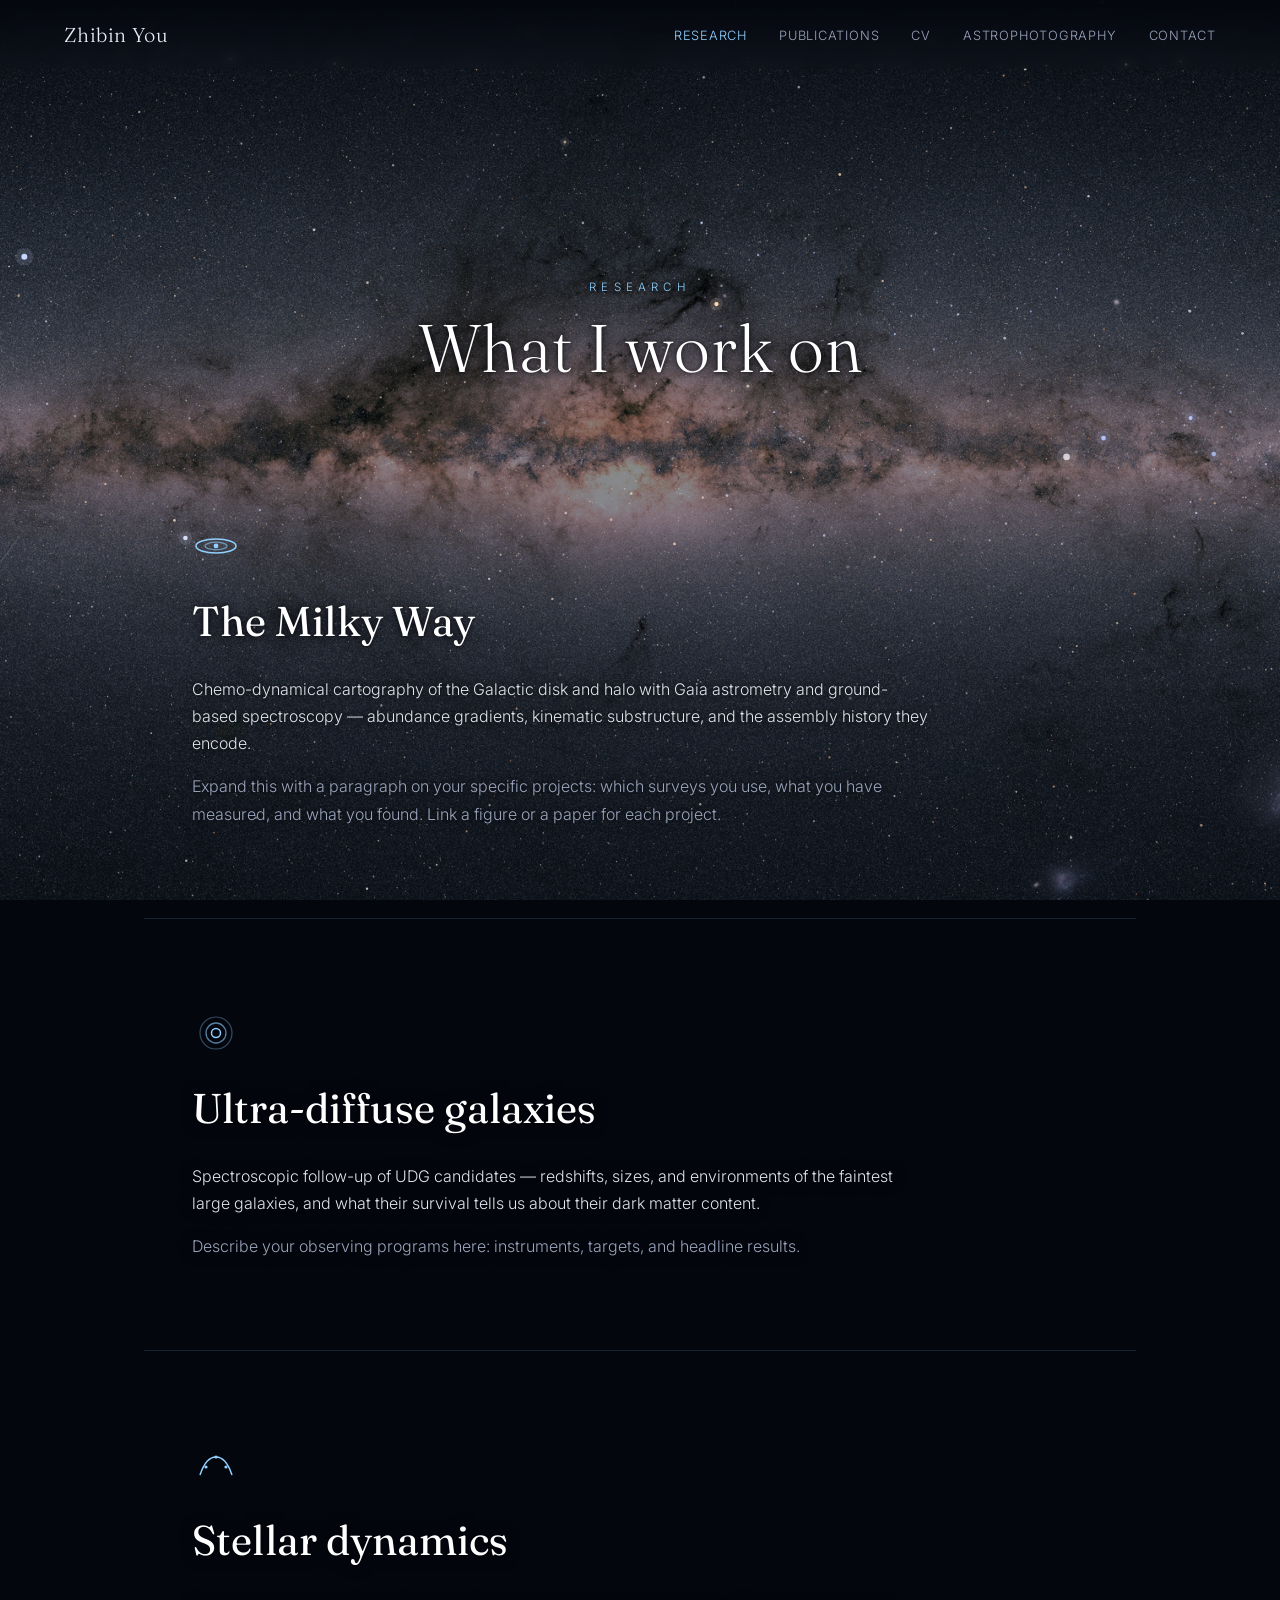
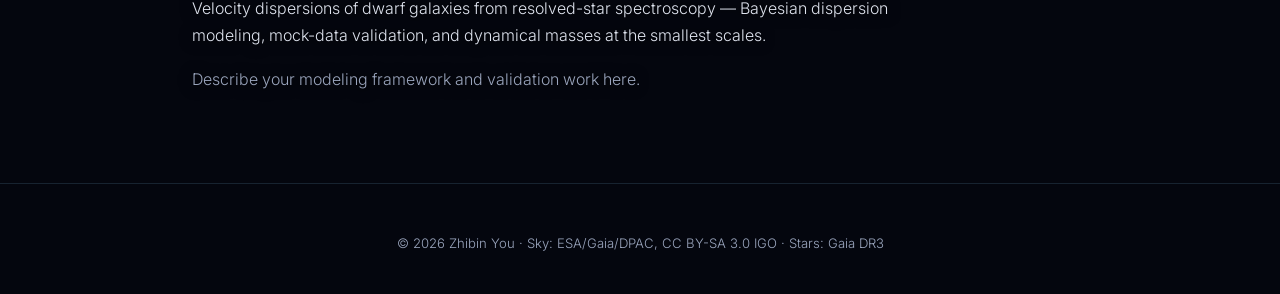
<file: research.html>
<!DOCTYPE html>
<html lang="en">
<head>
<meta charset="UTF-8">
<meta name="viewport" content="width=device-width, initial-scale=1.0">
<title>Research — Zhibin You</title>
<link rel="preconnect" href="https://fonts.googleapis.com">
<link rel="preconnect" href="https://fonts.gstatic.com" crossorigin>
<link href="https://fonts.googleapis.com/css2?family=Fraunces:opsz,wght@9..144,300;9..144,400;9..144,600&family=Inter:wght@300;400;500;600&display=swap" rel="stylesheet">
<link rel="stylesheet" href="style.css">
</head>
<body>
<canvas id="sky"></canvas>

<nav>
  <a class="brand" href="index.html">Zhibin You</a>
  <div class="links">
    <a href="research.html" class="active">Research</a>
    <a href="publications.html">Publications</a>
    <a href="cv.html">CV</a>
    <a href="astrophotography.html">Astrophotography</a>
    <a href="index.html#contact">Contact</a>
  </div>
</nav>

<header class="page-head">
  <p class="pre">RESEARCH</p>
  <h1>What I work on</h1>
</header>

<main>
  <section id="milkyway" class="reveal topic">
    <div class="glyph">
      <svg viewBox="0 0 48 48" fill="none"><ellipse cx="24" cy="24" rx="20" ry="7" stroke="currentColor" stroke-width="1.5"/><ellipse cx="24" cy="24" rx="11" ry="3.8" stroke="currentColor" stroke-width="1.2" opacity=".6"/><circle cx="24" cy="24" r="2.4" fill="currentColor"/></svg>
    </div>
    <h2>The Milky Way</h2>
    <p>Chemo-dynamical cartography of the Galactic disk and halo with Gaia astrometry and ground-based spectroscopy — abundance gradients, kinematic substructure, and the assembly history they encode.</p>
    <p>Expand this with a paragraph on your specific projects: which surveys you use, what you have measured, and what you found. Link a figure or a paper for each project.</p>
  </section>

  <section id="udg" class="reveal topic">
    <div class="glyph">
      <svg viewBox="0 0 48 48" fill="none"><circle cx="24" cy="24" r="16" stroke="currentColor" stroke-width="1.2" opacity=".35"/><circle cx="24" cy="24" r="10" stroke="currentColor" stroke-width="1.3" opacity=".6"/><circle cx="24" cy="24" r="4.5" stroke="currentColor" stroke-width="1.5"/></svg>
    </div>
    <h2>Ultra-diffuse galaxies</h2>
    <p>Spectroscopic follow-up of UDG candidates — redshifts, sizes, and environments of the faintest large galaxies, and what their survival tells us about their dark matter content.</p>
    <p>Describe your observing programs here: instruments, targets, and headline results.</p>
  </section>

  <section id="dynamics" class="reveal topic">
    <div class="glyph">
      <svg viewBox="0 0 48 48" fill="none"><path d="M8 34 C16 10, 32 10, 40 34" stroke="currentColor" stroke-width="1.5"/><circle cx="14" cy="26" r="1.6" fill="currentColor"/><circle cx="24" cy="16" r="1.6" fill="currentColor"/><circle cx="34" cy="26" r="1.6" fill="currentColor"/></svg>
    </div>
    <h2>Stellar dynamics</h2>
    <p>Velocity dispersions of dwarf galaxies from resolved-star spectroscopy — Bayesian dispersion modeling, mock-data validation, and dynamical masses at the smallest scales.</p>
    <p>Describe your modeling framework and validation work here.</p>
  </section>
</main>

<footer>
  <p>© 2026 Zhibin You · Sky: ESA/Gaia/DPAC, CC BY-SA 3.0 IGO · Stars: Gaia DR3</p>
</footer>

<script src="gaia_stars.js"></script>
<script src="stars.js"></script>
</body>
</html>
</file>
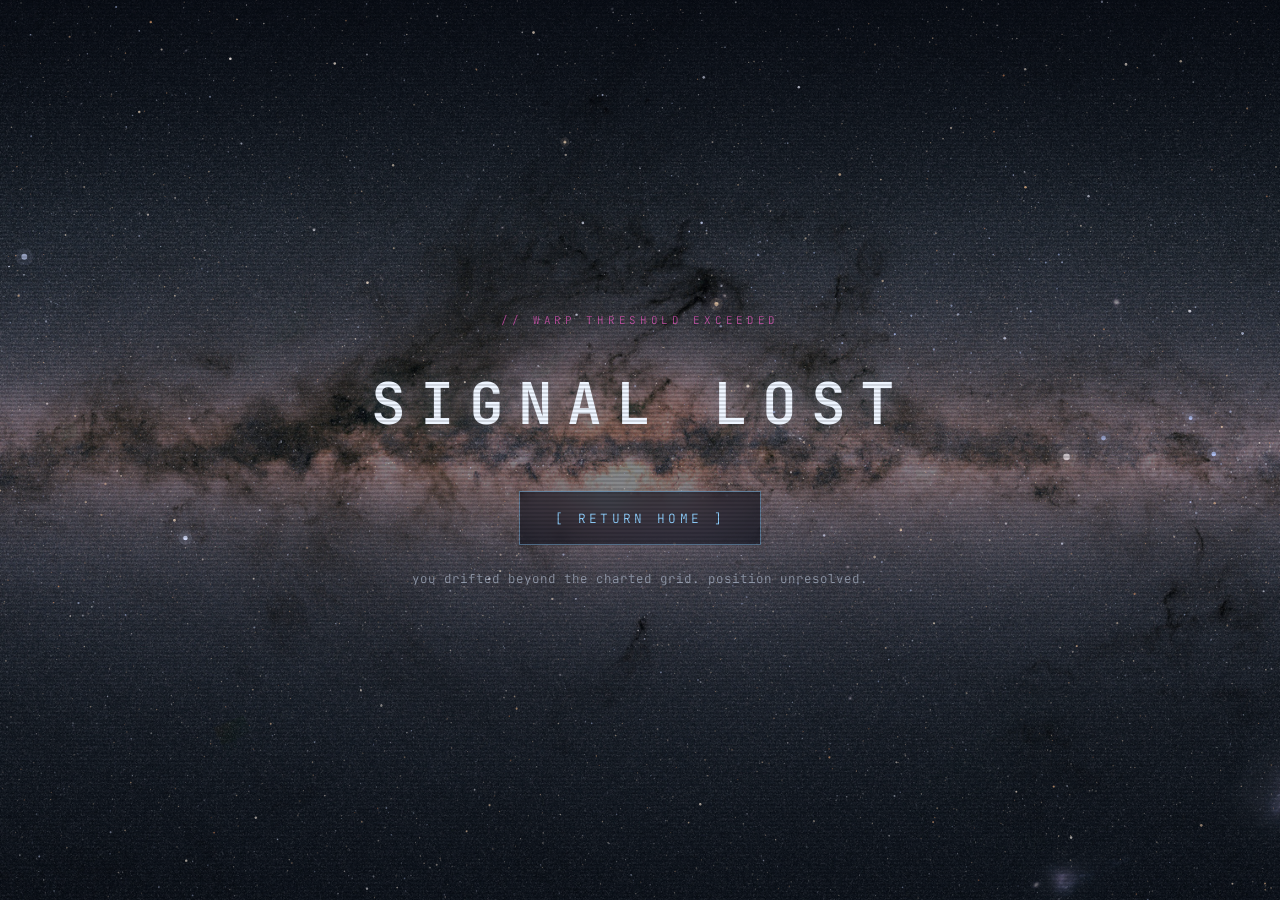
<file: void.html>
<!DOCTYPE html>
<html lang="en">
<head>
<meta charset="UTF-8">
<meta name="viewport" content="width=device-width, initial-scale=1.0">
<meta name="robots" content="noindex">
<title>signal://lost</title>
<link rel="preconnect" href="https://fonts.googleapis.com">
<link rel="preconnect" href="https://fonts.gstatic.com" crossorigin>
<link href="https://fonts.googleapis.com/css2?family=JetBrains+Mono:wght@300;400;600&display=swap" rel="stylesheet">
<link rel="stylesheet" href="style.css">
<style>
.void-wrap {
  position: relative;
  z-index: 1;
  min-height: 100vh;
  display: flex;
  flex-direction: column;
  justify-content: center;
  align-items: center;
  text-align: center;
  padding: 0 1.5rem;
  font-family: "JetBrains Mono", ui-monospace, monospace;
}

.void-wrap::after {
  content: "";
  position: fixed;
  inset: 0;
  z-index: 3;
  pointer-events: none;
  background: repeating-linear-gradient(0deg, transparent 0 2px, rgba(2, 4, 10, 0.24) 2px 4px);
  opacity: 0.55;
}

.void-label {
  font-size: 0.68rem;
  letter-spacing: 0.34em;
  color: rgba(255, 95, 210, 0.7);
  margin-bottom: 1.6rem;
}

.glitch {
  position: relative;
  font-weight: 600;
  font-size: clamp(2rem, 7.5vw, 3.6rem);
  letter-spacing: 0.24em;
  color: #eef5ff;
  text-shadow: 0 0 26px rgba(143, 208, 255, 0.4);
  animation: shudder 2.4s infinite;
}

.glitch::before, .glitch::after {
  content: attr(data-text);
  position: absolute;
  inset: 0;
  opacity: 0;
}

.glitch::before { color: #62e8ff; animation: glitch-a 2.4s infinite; }
.glitch::after { color: #ff5fd2; animation: glitch-b 2.4s infinite; }

@keyframes shudder {
  0%, 88%, 100% { transform: none; }
  90% { transform: translate(1px, -1px); }
  92% { transform: translate(-1px, 1px); }
  94% { transform: none; }
}

@keyframes glitch-a {
  0%, 78%, 100% { opacity: 0; transform: none; clip-path: inset(0 0 0 0); }
  80% { opacity: 0.9; transform: translate(-4px, 1px); clip-path: inset(8% 0 62% 0); }
  84% { opacity: 0.9; transform: translate(4px, -1px); clip-path: inset(58% 0 12% 0); }
  88% { opacity: 0; }
}

@keyframes glitch-b {
  0%, 79%, 100% { opacity: 0; transform: none; clip-path: inset(0 0 0 0); }
  81% { opacity: 0.9; transform: translate(4px, -2px); clip-path: inset(36% 0 38% 0); }
  85% { opacity: 0.9; transform: translate(-4px, 2px); clip-path: inset(2% 0 82% 0); }
  89% { opacity: 0; }
}

.void-line {
  margin-top: 1.4rem;
  font-size: 0.78rem;
  letter-spacing: 0.08em;
  color: rgba(210, 224, 245, 0.6);
}

.home {
  margin-top: 2.4rem;
  display: inline-block;
  font-family: inherit;
  font-size: 0.8rem;
  letter-spacing: 0.26em;
  padding: 0.95rem 2.2rem;
  color: var(--accent);
  background: rgba(5, 9, 20, 0.55);
  border: 1px solid rgba(143, 208, 255, 0.5);
  text-decoration: none;
  backdrop-filter: blur(8px);
  transition: all 0.3s;
}

.home:hover {
  background: var(--accent);
  color: #04121f;
  box-shadow: 0 0 34px rgba(143, 208, 255, 0.5);
}
</style>
</head>
<body>
<canvas id="sky"></canvas>

<main class="void-wrap">
  <p class="void-label">// WARP THRESHOLD EXCEEDED</p>
  <h1 class="glitch" data-text="SIGNAL LOST">SIGNAL LOST</h1>
  <a class="home" href="index.html">[ RETURN HOME ]</a>
  <p class="void-line">you drifted beyond the charted grid. position unresolved.</p>
</main>

<script src="gaia_stars.js"></script>
<script src="stars.js"></script>
</body>
</html>
</file>
<file: style.css>
:root {
  --bg: #04060e;
  --bg-soft: #0a0f1e;
  --ink: #e8ecf6;
  --ink-dim: #9aa5bd;
  --accent: #8fd0ff;
  --accent-warm: #ffd9a0;
  --line: rgba(143, 208, 255, 0.14);
  --card: rgba(13, 19, 38, 0.55);
}

* { margin: 0; padding: 0; box-sizing: border-box; }

html { scroll-behavior: smooth; }

body {
  background: var(--bg);
  color: var(--ink);
  font-family: "Inter", system-ui, sans-serif;
  font-weight: 300;
  line-height: 1.7;
  overflow-x: hidden;
}

#sky {
  position: fixed;
  inset: 0;
  z-index: 0;
}

.sky-note {
  margin-top: 1.2rem;
  font-size: 0.8rem;
  font-style: italic;
  color: rgba(154, 165, 189, 0.75);
  letter-spacing: 0.03em;
}

nav {
  position: fixed;
  top: 0;
  left: 0;
  right: 0;
  z-index: 10;
  display: flex;
  justify-content: space-between;
  align-items: center;
  padding: 1.1rem clamp(1.5rem, 5vw, 4rem);
  background: linear-gradient(rgba(4, 6, 14, 0.85), rgba(4, 6, 14, 0));
  backdrop-filter: blur(6px);
}

nav .brand {
  font-family: "Fraunces", serif;
  font-size: 1.25rem;
  color: var(--ink);
  text-decoration: none;
  letter-spacing: 0.02em;
}

nav .links { white-space: nowrap; }

nav .links a {
  color: var(--ink-dim);
  text-decoration: none;
  font-size: 0.8rem;
  letter-spacing: 0.06em;
  text-transform: uppercase;
  margin-left: clamp(0.8rem, 2.2vw, 2.2rem);
  transition: color 0.25s;
}

nav .links a:hover, nav .links a.active { color: var(--accent); }

@media (max-width: 760px) {
  nav { flex-direction: column; gap: 0.55rem; padding: 0.85rem 1rem; }
  nav .links { white-space: normal; display: flex; flex-wrap: wrap; justify-content: center; }
  nav .links a { margin: 0 0.55rem; font-size: 0.72rem; }
}

header {
  position: relative;
  z-index: 1;
  min-height: 100vh;
  display: flex;
  flex-direction: column;
  justify-content: center;
  align-items: center;
  text-align: center;
  padding: 0 1.5rem;
}

header .pre {
  font-size: 0.78rem;
  letter-spacing: 0.45em;
  color: var(--accent);
  margin-bottom: 1.4rem;
}

header h1 {
  font-family: "Fraunces", serif;
  font-weight: 300;
  font-size: clamp(3.2rem, 9vw, 6.5rem);
  letter-spacing: 0.01em;
  line-height: 1.05;
}

.aka {
  margin-top: 0.7rem;
  font-family: "Fraunces", serif;
  font-style: italic;
  font-size: clamp(1.05rem, 2.2vw, 1.5rem);
  color: var(--ink-dim);
  letter-spacing: 0.14em;
}

header .tagline {
  margin-top: 1.6rem;
  max-width: 44rem;
  color: #c3ccdf;
  font-size: clamp(1rem, 2vw, 1.15rem);
}

header, .page-head, section h2, .topic {
  text-shadow: 0 1px 14px rgba(4, 6, 14, 0.95), 0 0 4px rgba(4, 6, 14, 0.7);
}

.btn { text-shadow: none; }

.hero-actions { margin-top: 2.6rem; display: flex; gap: 1rem; flex-wrap: wrap; justify-content: center; }

.btn {
  display: inline-block;
  padding: 0.75rem 1.7rem;
  border-radius: 999px;
  font-size: 0.9rem;
  letter-spacing: 0.04em;
  text-decoration: none;
  transition: all 0.3s;
}

.btn.primary {
  color: #04121f;
  background: var(--accent);
  border: 1px solid var(--accent);
}

.btn.primary:hover { background: #b5e0ff; box-shadow: 0 0 32px rgba(143, 208, 255, 0.35); }

.btn.ghost {
  color: var(--ink);
  border: 1px solid rgba(232, 236, 246, 0.25);
}

.btn.ghost:hover { border-color: var(--accent); color: var(--accent); }

.scroll-cue {
  position: absolute;
  bottom: 2.2rem;
  width: 22px;
  height: 36px;
  border: 1.5px solid rgba(232, 236, 246, 0.3);
  border-radius: 12px;
}

.scroll-cue span {
  position: absolute;
  left: 50%;
  top: 7px;
  width: 3px;
  height: 7px;
  margin-left: -1.5px;
  border-radius: 2px;
  background: var(--accent);
  animation: cue 2s infinite;
}

@keyframes cue {
  0% { transform: translateY(0); opacity: 1; }
  70% { transform: translateY(12px); opacity: 0; }
  100% { opacity: 0; }
}

.page-head {
  position: relative;
  z-index: 1;
  min-height: 48vh;
  display: flex;
  flex-direction: column;
  justify-content: flex-end;
  align-items: center;
  text-align: center;
  padding: 7rem 1.5rem 3rem;
}

.page-head .pre {
  font-size: 0.72rem;
  letter-spacing: 0.45em;
  color: var(--accent);
  margin-bottom: 1rem;
}

.page-head h1 {
  font-family: "Fraunces", serif;
  font-weight: 300;
  font-size: clamp(2.6rem, 6vw, 4.2rem);
}

.page-head .tagline {
  margin-top: 1rem;
  max-width: 44rem;
  color: var(--ink-dim);
}

.page-head code {
  font-family: ui-monospace, monospace;
  font-size: 0.85em;
  color: var(--accent);
}

.page-head .hero-actions { margin-top: 1.8rem; }

main { position: relative; z-index: 1; }

section {
  max-width: 62rem;
  margin: 0 auto;
  padding: clamp(4rem, 10vh, 7rem) clamp(1.5rem, 5vw, 3rem);
}

section h2 {
  font-family: "Fraunces", serif;
  font-weight: 400;
  font-size: clamp(1.8rem, 4vw, 2.6rem);
  margin-bottom: 2.2rem;
}

section h2 .num {
  font-size: 0.55em;
  color: var(--accent);
  vertical-align: 0.5em;
  margin-right: 0.8em;
  letter-spacing: 0.15em;
}

.reveal { opacity: 0; transform: translateY(28px); transition: opacity 0.8s ease, transform 0.8s ease; }
.reveal.in { opacity: 1; transform: none; }

.about-grid {
  display: grid;
  grid-template-columns: 1fr 180px;
  gap: 2.5rem;
  align-items: start;
}

.about-grid p + p { margin-top: 1rem; color: var(--ink-dim); }

.portrait img {
  display: block;
  width: 180px;
  height: 180px;
  border-radius: 50%;
  object-fit: cover;
  object-position: center;
  border: 1px solid rgba(143, 208, 255, 0.34);
  box-shadow: 0 16px 42px rgba(0, 0, 0, 0.45), 0 0 24px rgba(143, 208, 255, 0.09);
}

.cards {
  display: grid;
  grid-template-columns: repeat(auto-fit, minmax(240px, 1fr));
  gap: 1.4rem;
}

.card {
  background: var(--card);
  border: 1px solid var(--line);
  border-radius: 16px;
  padding: 1.8rem 1.6rem;
  backdrop-filter: blur(8px);
  transition: transform 0.35s, border-color 0.35s, box-shadow 0.35s;
}

.card:hover {
  transform: translateY(-6px);
  border-color: rgba(143, 208, 255, 0.45);
  box-shadow: 0 18px 44px rgba(0, 0, 0, 0.45);
}

.glyph { width: 48px; height: 48px; color: var(--accent); margin-bottom: 1.1rem; }
.glyph svg { width: 100%; height: 100%; }

.card h3 { font-family: "Fraunces", serif; font-weight: 400; font-size: 1.25rem; margin-bottom: 0.6rem; }
.card p { color: var(--ink-dim); font-size: 0.94rem; }

.section-note { color: var(--ink-dim); font-size: 0.9rem; margin: -1.2rem 0 2rem; }
.section-note a { color: var(--accent); }

.pubs { list-style: none; margin-bottom: 2.2rem; }

.pubs li {
  display: grid;
  grid-template-columns: 5rem 1fr;
  gap: 1.5rem;
  padding: 1.5rem 0;
  border-bottom: 1px solid var(--line);
}

.pubs li:first-child { border-top: 1px solid var(--line); }

.pubs .year, .timeline .year {
  font-family: "Fraunces", serif;
  color: var(--accent);
  font-size: 1rem;
  padding-top: 0.15rem;
  white-space: nowrap;
}

.pubs h3 { font-weight: 500; font-size: 1.05rem; margin-bottom: 0.3rem; }
.pubs p { color: var(--ink-dim); font-size: 0.9rem; }
.pubs strong { color: var(--ink); font-weight: 500; }
.pubs .venue a { color: var(--accent); text-decoration: none; }
.pubs .venue a:hover { text-decoration: underline; }

.timeline { list-style: none; margin: 1.6rem 0 2.2rem; }

.timeline li {
  display: grid;
  grid-template-columns: 8rem 1fr;
  gap: 1.5rem;
  padding: 1.1rem 0;
  border-bottom: 1px solid var(--line);
}

.timeline h3 { font-weight: 500; font-size: 1.02rem; }
.timeline p { color: #dfe4ef; font-size: 0.9rem; max-width: 44rem; }
.timeline p + p { margin-top: 0.4rem; }

.timeline, .pubs, .photo-info {
  text-shadow: 0 1px 8px rgba(2, 4, 10, 0.92), 0 0 3px rgba(2, 4, 10, 0.7);
}
.pubs p, .photo-desc, .topic p { color: #dfe4ef; }

header h1, .page-head h1, section h2,
.timeline h3, .pubs h3, .card h3, .photo-info h3 {
  color: #fff;
}

#cv > p { color: var(--ink-dim); }

.contact-line { color: var(--ink-dim); margin-bottom: 2rem; font-size: 1.05rem; }

.contact-links { display: flex; gap: 1rem; flex-wrap: wrap; }

.contact-links a {
  color: var(--ink);
  text-decoration: none;
  border: 1px solid rgba(232, 236, 246, 0.22);
  border-radius: 999px;
  padding: 0.6rem 1.5rem;
  font-size: 0.92rem;
  transition: all 0.3s;
}

.contact-links a:hover {
  border-color: var(--accent);
  color: var(--accent);
  box-shadow: 0 0 24px rgba(143, 208, 255, 0.2);
}

footer {
  position: relative;
  z-index: 1;
  text-align: center;
  padding: 3rem 1.5rem 2.5rem;
  color: var(--ink-dim);
  font-size: 0.82rem;
  border-top: 1px solid var(--line);
}

.topic { border-top: 1px solid var(--line); }
.topic:first-child { border-top: none; }
.topic .glyph { margin-bottom: 1rem; }
.topic h2 { margin-bottom: 1.2rem; }
.topic p { max-width: 46rem; }
.topic p + p { margin-top: 1rem; color: var(--ink-dim); }

.chips { display: flex; flex-wrap: wrap; gap: 0.7rem; }

.chips span {
  border: 1px solid var(--line);
  background: var(--card);
  border-radius: 999px;
  padding: 0.45rem 1.1rem;
  font-size: 0.88rem;
  color: var(--ink-dim);
}

section.wide { max-width: 76rem; }

.gallery {
  display: flex;
  flex-direction: column;
  gap: clamp(3rem, 7vh, 5rem);
}

.photo-row {
  display: grid;
  grid-template-columns: 3fr 2fr;
  gap: clamp(1.5rem, 4vw, 3rem);
  align-items: center;
}

.photo-row:nth-child(even) { grid-template-columns: 2fr 3fr; }
.photo-row:nth-child(even) .photo-info { order: 1; }
.photo-row:nth-child(even) .photo-frame { order: 2; }

.photo-frame {
  position: relative;
  aspect-ratio: 3 / 2;
  border-radius: 16px;
  overflow: hidden;
  border: 1px solid var(--line);
  background: var(--card);
  box-shadow: 0 22px 60px rgba(0, 0, 0, 0.45);
}

.photo-frame img {
  width: 100%;
  height: 100%;
  object-fit: cover;
  display: block;
  cursor: zoom-in;
  transition: transform 0.5s ease;
}

.photo-frame:hover img { transform: scale(1.03); }

.shot-ph {
  position: absolute;
  inset: 0;
  display: none;
  flex-direction: column;
  justify-content: center;
  align-items: center;
  gap: 0.5rem;
  text-align: center;
  padding: 1rem;
}

.shot-ph span { font-family: "Fraunces", serif; font-size: 1.15rem; }
.shot-ph em { font-size: 0.78rem; color: var(--ink-dim); font-style: normal; }

.photo-row.missing img { display: none; }
.photo-row.missing .shot-ph { display: flex; }
.photo-row.missing .photo-frame { border-style: dashed; border-color: rgba(143, 208, 255, 0.35); box-shadow: none; }

.photo-info h3 {
  font-family: "Fraunces", serif;
  font-weight: 400;
  font-size: clamp(1.3rem, 2.4vw, 1.7rem);
  margin-bottom: 0.5rem;
}

.photo-meta {
  color: var(--accent);
  font-size: 0.8rem;
  letter-spacing: 0.08em;
  text-transform: uppercase;
  margin-bottom: 0.9rem;
}

.photo-desc { color: var(--ink-dim); font-size: 0.95rem; }
.photo-desc strong { color: var(--ink); font-weight: 500; }
.photo-desc a { color: var(--accent); text-decoration: underline; text-underline-offset: 2px; }
.photo-desc a:hover { color: #b5e0ff; }

@media (max-width: 760px) {
  .photo-row, .photo-row:nth-child(even) { grid-template-columns: 1fr; gap: 1.1rem; }
  .photo-row:nth-child(even) .photo-frame,
  .photo-row:nth-child(even) .photo-info { order: 0; }
}

#lightbox {
  position: fixed;
  inset: 0;
  z-index: 50;
  display: none;
  flex-direction: column;
  justify-content: center;
  align-items: center;
  gap: 1rem;
  background: rgba(2, 4, 10, 0.92);
  backdrop-filter: blur(10px);
  padding: 3rem 1.5rem;
}

#lightbox.open { display: flex; }

#lightbox img {
  max-width: min(92vw, 1200px);
  max-height: 78vh;
  border-radius: 10px;
}

#lightbox p { color: var(--ink-dim); font-size: 0.9rem; text-align: center; }

#lb-close {
  position: absolute;
  top: 1.2rem;
  right: 1.6rem;
  background: none;
  border: none;
  color: var(--ink);
  font-size: 2.2rem;
  cursor: pointer;
  line-height: 1;
}

a.card { text-decoration: none; color: inherit; display: block; }

.egg { color: inherit; text-decoration: none; cursor: default; }

@media (max-width: 640px) {
  .about-grid { grid-template-columns: 1fr; }
  .portrait { order: -1; }
  .portrait img { margin: 0 auto; }
  .pubs li, .timeline li { grid-template-columns: 1fr; gap: 0.3rem; }
}
</file>
